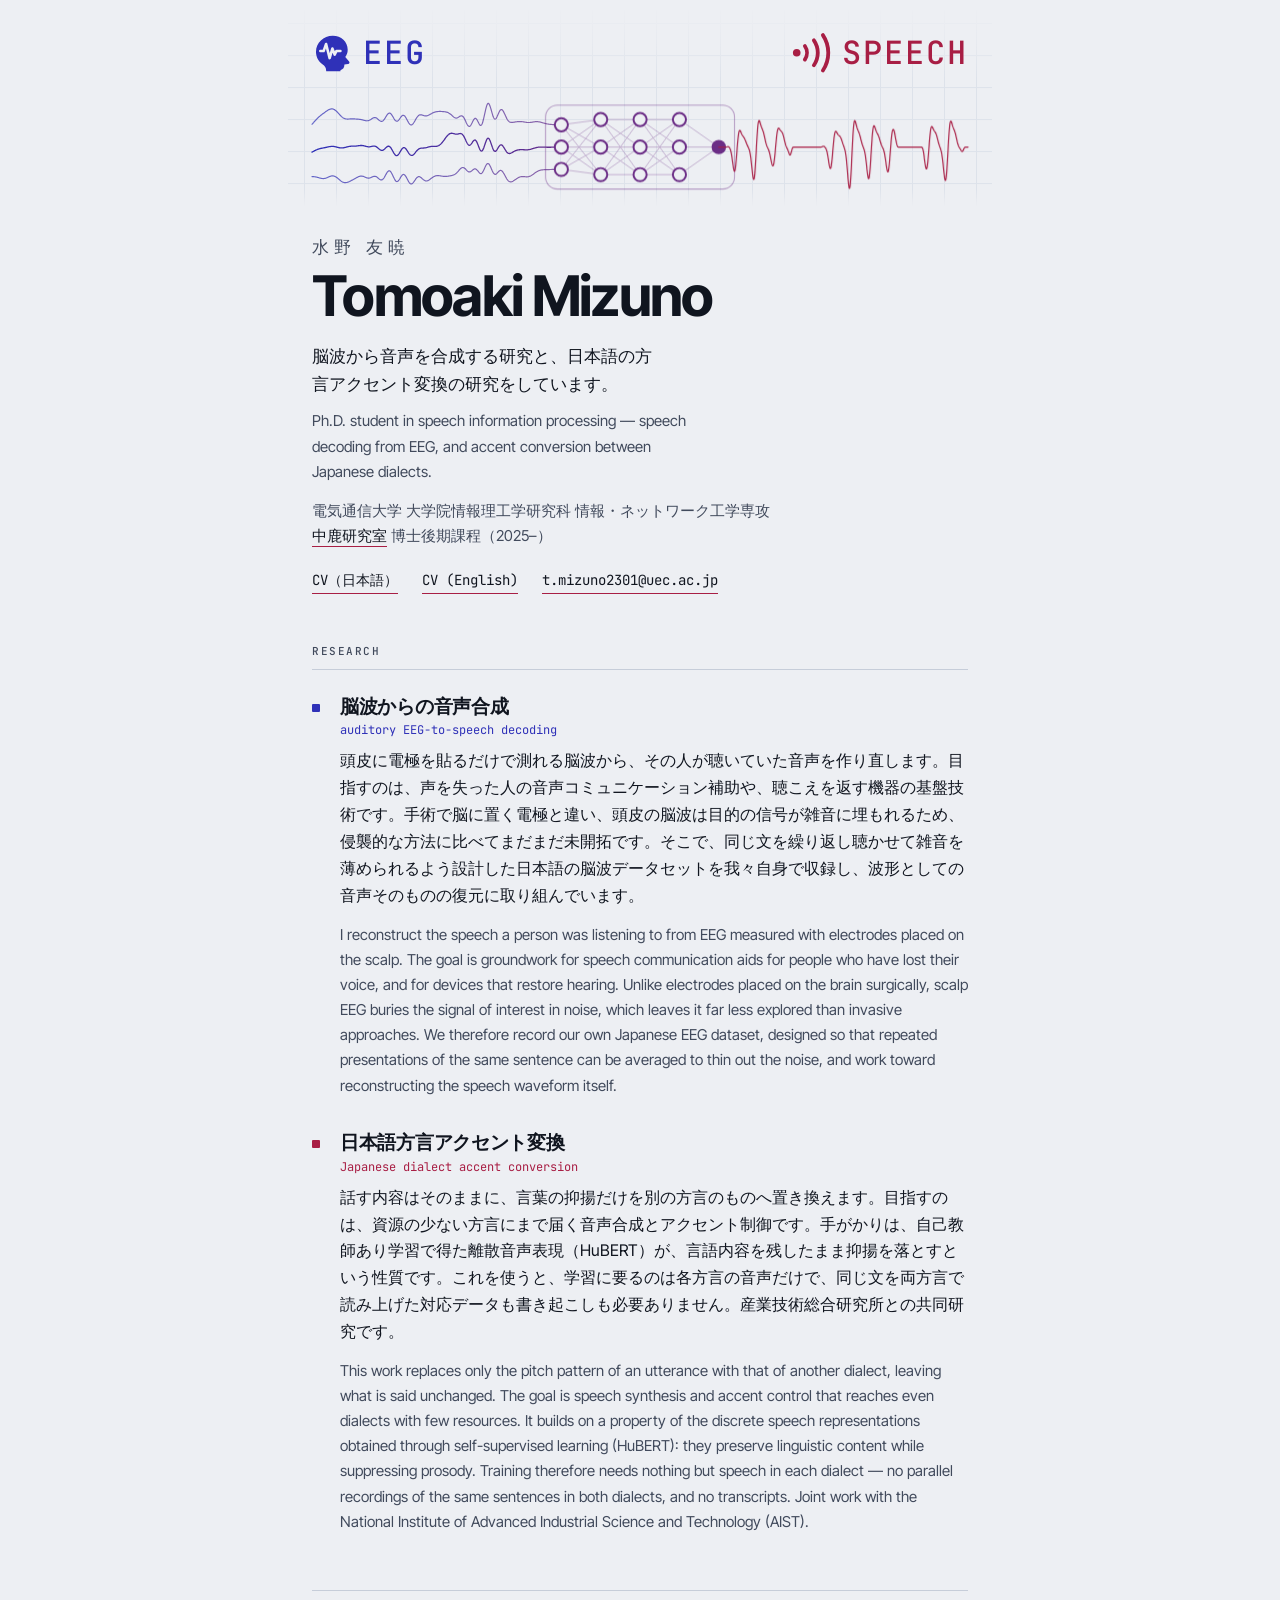
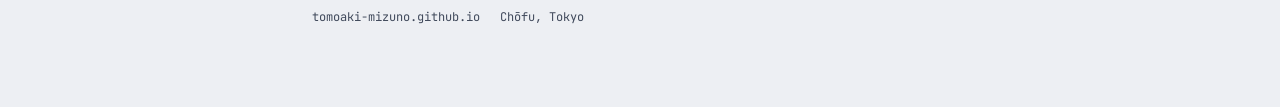
<file: index.html>
<!DOCTYPE html>
<html lang="ja">
<head>
<meta charset="utf-8">
<meta name="viewport" content="width=device-width, initial-scale=1.0">
<title>Tomoaki Mizuno</title>
<meta name="description" content="水野友暁 — 電気通信大学 中鹿研究室 博士後期課程。脳波からの音声合成と日本語方言アクセント変換の研究。Tomoaki Mizuno, Ph.D. student at UEC.">
<link rel="preconnect" href="https://fonts.googleapis.com">
<link rel="preconnect" href="https://fonts.gstatic.com" crossorigin>
<link href="https://fonts.googleapis.com/css2?family=Inter+Tight:wght@400;500;600;700&family=JetBrains+Mono:wght@400;500&display=swap" rel="stylesheet">
<link rel="stylesheet" href="style.css">
</head>
<body>
<div class="wrap">

  <div class="trace" aria-hidden="true">
    <div class="axis">
      <span class="l">
        <svg viewBox="0 0 24 24" aria-hidden="true">
          <path d="M8.2 22.6 C8.2 20.4 7.4 19.6 6.0 18.6 C3.6 16.9 2.3 14.2 2.3 11.4 C2.3 6.3 6.6 2.2 12.0 2.2 C16.9 2.2 20.6 5.7 20.6 10.2 C20.6 12.0 20.0 13.3 19.2 14.4 L21.4 17.0 C21.9 17.6 21.6 18.4 20.8 18.5 L18.7 18.8 C18.7 20.6 18.0 21.6 16.4 22.0 L16.4 22.6 Z" fill="currentColor"/>
          <path d="M 4.80 11.00 L 6.69 11.00 L 8.14 6.94 L 10.17 15.06 L 11.76 9.55 L 13.07 13.03 L 14.08 11.00 L 16.40 11.00" fill="none" stroke="var(--paper)" stroke-width="1.5" stroke-linecap="round" stroke-linejoin="round"/>
        </svg>EEG</span>
      <span class="r">
        <svg viewBox="0 0 24 24" aria-hidden="true">
          <circle cx="3.3" cy="12" r="2.2" fill="currentColor"/>
          <g fill="none" stroke="currentColor" stroke-width="2.2" stroke-linecap="round">
            <path d="M8.0 8.1 a6.9 6.9 0 0 1 0 7.8"/>
            <path d="M13.2 4.8 a12.6 12.6 0 0 1 0 14.4"/>
            <path d="M18.4 1.8 a18.3 18.3 0 0 1 0 20.4"/>
          </g>
        </svg>speech</span>
    </div>
      <svg viewBox="0 0 1000 180" preserveAspectRatio="none" role="presentation">
      <defs>
        <linearGradient id="grad" gradientUnits="userSpaceOnUse" x1="0" y1="0" x2="1000" y2="0">
          <stop offset="0%" stop-color="#2f31b8"/><stop offset="42%" stop-color="#6b2d86"/>
          <stop offset="66%" stop-color="#a81e44"/><stop offset="100%" stop-color="#a81e44"/>
        </linearGradient>
      </defs>
      <path class="sig-ch" d="M 0.0 135.00 L 0.6 135.02 L 1.2 135.05 L 1.8 135.09 L 2.4 135.13 L 2.9 135.18 L 3.5 135.24 L 4.1 135.32 L 4.7 135.40 L 5.3 135.50 L 5.9 135.61 L 6.5 135.73 L 7.1 135.87 L 7.7 136.01 L 8.2 136.17 L 8.8 136.33 L 9.4 136.50 L 10.0 136.67 L 10.6 136.84 L 11.2 137.02 L 11.8 137.18 L 12.4 137.34 L 12.9 137.49 L 13.5 137.63 L 14.1 137.75 L 14.7 137.85 L 15.3 137.93 L 15.9 137.99 L 16.5 138.03 L 17.1 138.04 L 17.7 138.02 L 18.2 137.97 L 18.8 137.90 L 19.4 137.80 L 20.0 137.67 L 20.6 137.51 L 21.2 137.34 L 21.8 137.14 L 22.4 136.92 L 23.0 136.68 L 23.5 136.43 L 24.1 136.18 L 24.7 135.91 L 25.3 135.65 L 25.9 135.39 L 26.5 135.14 L 27.1 134.90 L 27.7 134.68 L 28.3 134.49 L 28.8 134.31 L 29.4 134.17 L 30.0 134.06 L 30.6 133.99 L 31.2 133.95 L 31.8 133.96 L 32.4 134.01 L 33.0 134.10 L 33.5 134.24 L 34.1 134.43 L 34.7 134.65 L 35.3 134.92 L 35.9 135.23 L 36.5 135.58 L 37.1 135.97 L 37.7 136.38 L 38.3 136.82 L 38.8 137.29 L 39.4 137.77 L 40.0 138.27 L 40.6 138.77 L 41.2 139.28 L 41.8 139.78 L 42.4 140.28 L 43.0 140.76 L 43.6 141.23 L 44.1 141.68 L 44.7 142.09 L 45.3 142.48 L 45.9 142.84 L 46.5 143.16 L 47.1 143.44 L 47.7 143.68 L 48.3 143.87 L 48.9 144.03 L 49.4 144.15 L 50.0 144.22 L 50.6 144.25 L 51.2 144.24 L 51.8 144.20 L 52.4 144.12 L 53.0 144.01 L 53.6 143.86 L 54.1 143.69 L 54.7 143.50 L 55.3 143.28 L 55.9 143.05 L 56.5 142.79 L 57.1 142.53 L 57.7 142.25 L 58.3 141.97 L 58.9 141.67 L 59.4 141.37 L 60.0 141.07 L 60.6 140.76 L 61.2 140.44 L 61.8 140.13 L 62.4 139.81 L 63.0 139.48 L 63.6 139.16 L 64.2 138.83 L 64.7 138.51 L 65.3 138.18 L 65.9 137.85 L 66.5 137.52 L 67.1 137.19 L 67.7 136.87 L 68.3 136.55 L 68.9 136.24 L 69.5 135.95 L 70.0 135.66 L 70.6 135.40 L 71.2 135.15 L 71.8 134.93 L 72.4 134.74 L 73.0 134.58 L 73.6 134.45 L 74.2 134.36 L 74.7 134.30 L 75.3 134.29 L 75.9 134.32 L 76.5 134.38 L 77.1 134.49 L 77.7 134.63 L 78.3 134.80 L 78.9 135.00 L 79.5 135.23 L 80.0 135.48 L 80.6 135.73 L 81.2 136.00 L 81.8 136.26 L 82.4 136.50 L 83.0 136.73 L 83.6 136.94 L 84.2 137.11 L 84.8 137.25 L 85.3 137.34 L 85.9 137.39 L 86.5 137.39 L 87.1 137.34 L 87.7 137.24 L 88.3 137.10 L 88.9 136.91 L 89.5 136.69 L 90.1 136.44 L 90.6 136.18 L 91.2 135.90 L 91.8 135.62 L 92.4 135.36 L 93.0 135.12 L 93.6 134.91 L 94.2 134.75 L 94.8 134.64 L 95.4 134.59 L 95.9 134.62 L 96.5 134.71 L 97.1 134.87 L 97.7 135.11 L 98.3 135.42 L 98.9 135.79 L 99.5 136.21 L 100.1 136.68 L 100.6 137.17 L 101.2 137.68 L 101.8 138.18 L 102.4 138.66 L 103.0 139.11 L 103.6 139.49 L 104.2 139.80 L 104.8 140.02 L 105.4 140.13 L 105.9 140.12 L 106.5 139.99 L 107.1 139.72 L 107.7 139.32 L 108.3 138.79 L 108.9 138.13 L 109.5 137.36 L 110.1 136.48 L 110.7 135.51 L 111.2 134.48 L 111.8 133.41 L 112.4 132.33 L 113.0 131.25 L 113.6 130.22 L 114.2 129.25 L 114.8 128.38 L 115.4 127.62 L 116.0 127.01 L 116.5 126.55 L 117.1 126.27 L 117.7 126.18 L 118.3 126.28 L 118.9 126.58 L 119.5 127.06 L 120.1 127.72 L 120.7 128.55 L 121.2 129.52 L 121.8 130.62 L 122.4 131.81 L 123.0 133.07 L 123.6 134.36 L 124.2 135.65 L 124.8 136.91 L 125.4 138.11 L 126.0 139.21 L 126.5 140.19 L 127.1 141.02 L 127.7 141.69 L 128.3 142.18 L 128.9 142.48 L 129.5 142.58 L 130.1 142.49 L 130.7 142.22 L 131.3 141.77 L 131.8 141.16 L 132.4 140.43 L 133.0 139.58 L 133.6 138.66 L 134.2 137.69 L 134.8 136.70 L 135.4 135.73 L 136.0 134.82 L 136.6 133.98 L 137.1 133.24 L 137.7 132.64 L 138.3 132.19 L 138.9 131.91 L 139.5 131.80 L 140.1 131.87 L 140.7 132.13 L 141.3 132.56 L 141.8 133.16 L 142.4 133.91 L 143.0 134.79 L 143.6 135.78 L 144.2 136.84 L 144.8 137.96 L 145.4 139.11 L 146.0 140.25 L 146.6 141.35 L 147.1 142.39 L 147.7 143.34 L 148.3 144.19 L 148.9 144.90 L 149.5 145.46 L 150.1 145.87 L 150.7 146.12 L 151.3 146.20 L 151.9 146.12 L 152.4 145.88 L 153.0 145.49 L 153.6 144.97 L 154.2 144.34 L 154.8 143.61 L 155.4 142.81 L 156.0 141.96 L 156.6 141.08 L 157.2 140.20 L 157.7 139.34 L 158.3 138.52 L 158.9 137.75 L 159.5 137.07 L 160.1 136.47 L 160.7 135.98 L 161.3 135.59 L 161.9 135.32 L 162.4 135.16 L 163.0 135.12 L 163.6 135.19 L 164.2 135.36 L 164.8 135.63 L 165.4 135.97 L 166.0 136.39 L 166.6 136.86 L 167.2 137.37 L 167.7 137.90 L 168.3 138.44 L 168.9 138.97 L 169.5 139.49 L 170.1 139.97 L 170.7 140.41 L 171.3 140.80 L 171.9 141.13 L 172.5 141.39 L 173.0 141.58 L 173.6 141.69 L 174.2 141.74 L 174.8 141.71 L 175.4 141.61 L 176.0 141.45 L 176.6 141.22 L 177.2 140.94 L 177.8 140.62 L 178.3 140.25 L 178.9 139.85 L 179.5 139.42 L 180.1 138.98 L 180.7 138.53 L 181.3 138.07 L 181.9 137.62 L 182.5 137.17 L 183.0 136.74 L 183.6 136.33 L 184.2 135.94 L 184.8 135.58 L 185.4 135.24 L 186.0 134.94 L 186.6 134.66 L 187.2 134.42 L 187.8 134.21 L 188.3 134.03 L 188.9 133.88 L 189.5 133.77 L 190.1 133.68 L 190.7 133.62 L 191.3 133.59 L 191.9 133.58 L 192.5 133.59 L 193.1 133.62 L 193.6 133.67 L 194.2 133.73 L 194.8 133.81 L 195.4 133.90 L 196.0 133.99 L 196.6 134.09 L 197.2 134.19 L 197.8 134.29 L 198.4 134.39 L 198.9 134.48 L 199.5 134.57 L 200.1 134.64 L 200.7 134.71 L 201.3 134.76 L 201.9 134.80 L 202.5 134.82 L 203.1 134.83 L 203.6 134.82 L 204.2 134.80 L 204.8 134.77 L 205.4 134.72 L 206.0 134.65 L 206.6 134.58 L 207.2 134.49 L 207.8 134.40 L 208.4 134.30 L 208.9 134.20 L 209.5 134.09 L 210.1 133.97 L 210.7 133.86 L 211.3 133.74 L 211.9 133.61 L 212.5 133.48 L 213.1 133.34 L 213.7 133.19 L 214.2 133.03 L 214.8 132.85 L 215.4 132.64 L 216.0 132.41 L 216.6 132.15 L 217.2 131.86 L 217.8 131.52 L 218.4 131.15 L 219.0 130.73 L 219.5 130.27 L 220.1 129.76 L 220.7 129.21 L 221.3 128.61 L 221.9 127.99 L 222.5 127.33 L 223.1 126.65 L 223.7 125.96 L 224.2 125.28 L 224.8 124.60 L 225.4 123.95 L 226.0 123.34 L 226.6 122.79 L 227.2 122.30 L 227.8 121.88 L 228.4 121.56 L 229.0 121.33 L 229.5 121.21 L 230.1 121.19 L 230.7 121.28 L 231.3 121.48 L 231.9 121.78 L 232.5 122.17 L 233.1 122.64 L 233.7 123.17 L 234.3 123.75 L 234.8 124.36 L 235.4 124.98 L 236.0 125.59 L 236.6 126.17 L 237.2 126.69 L 237.8 127.14 L 238.4 127.51 L 239.0 127.78 L 239.6 127.93 L 240.1 127.98 L 240.7 127.91 L 241.3 127.74 L 241.9 127.46 L 242.5 127.10 L 243.1 126.66 L 243.7 126.17 L 244.3 125.66 L 244.8 125.14 L 245.4 124.64 L 246.0 124.18 L 246.6 123.79 L 247.2 123.49 L 247.8 123.30 L 248.4 123.23 L 249.0 123.28 L 249.6 123.47 L 250.1 123.79 L 250.7 124.23 L 251.3 124.78 L 251.9 125.42 L 252.5 126.12 L 253.1 126.86 L 253.7 127.61 L 254.3 128.33 L 254.9 129.00 L 255.4 129.57 L 256.0 130.03 L 256.6 130.34 L 257.2 130.48 L 257.8 130.43 L 258.4 130.19 L 259.0 129.76 L 259.6 129.13 L 260.2 128.31 L 260.7 127.33 L 261.3 126.21 L 261.9 124.98 L 262.5 123.68 L 263.1 122.34 L 263.7 121.01 L 264.3 119.73 L 264.9 118.54 L 265.5 117.48 L 266.0 116.58 L 266.6 115.88 L 267.2 115.39 L 267.8 115.14 L 268.4 115.13 L 269.0 115.36 L 269.6 115.83 L 270.2 116.52 L 270.7 117.41 L 271.3 118.47 L 271.9 119.67 L 272.5 120.97 L 273.1 122.33 L 273.7 123.72 L 274.3 125.08 L 274.9 126.38 L 275.5 127.60 L 276.0 128.68 L 276.6 129.62 L 277.2 130.38 L 277.8 130.96 L 278.4 131.34 L 279.0 131.54 L 279.6 131.55 L 280.2 131.40 L 280.8 131.09 L 281.3 130.65 L 281.9 130.11 L 282.5 129.50 L 283.1 128.85 L 283.7 128.19 L 284.3 127.56 L 284.9 126.97 L 285.5 126.46 L 286.1 126.06 L 286.6 125.77 L 287.2 125.62 L 287.8 125.62 L 288.4 125.76 L 289.0 126.06 L 289.6 126.51 L 290.2 127.09 L 290.8 127.80 L 291.3 128.63 L 291.9 129.55 L 292.5 130.55 L 293.1 131.60 L 293.7 132.69 L 294.3 133.79 L 294.9 134.89 L 295.5 135.96 L 296.1 137.00 L 296.6 137.98 L 297.2 138.89 L 297.8 139.72 L 298.4 140.47 L 299.0 141.13 L 299.6 141.69 L 300.2 142.15 L 300.8 142.52 L 301.4 142.80 L 301.9 142.98 L 302.5 143.08 L 303.1 143.09 L 303.7 143.04 L 304.3 142.91 L 304.9 142.73 L 305.5 142.49 L 306.1 142.21 L 306.7 141.89 L 307.2 141.53 L 307.8 141.15 L 308.4 140.76 L 309.0 140.34 L 309.6 139.92 L 310.2 139.50 L 310.8 139.07 L 311.4 138.65 L 311.9 138.25 L 312.5 137.85 L 313.1 137.47 L 313.7 137.12 L 314.3 136.78 L 314.9 136.47 L 315.5 136.19 L 316.1 135.94 L 316.7 135.71 L 317.2 135.52 L 317.8 135.36 L 318.4 135.23 L 319.0 135.13 L 319.6 135.06 L 320.2 135.02 L 320.8 135.00 L 321.4 135.01 L 322.0 135.03 L 322.5 135.07 L 323.1 135.12 L 323.7 135.17 L 324.3 135.23 L 324.9 135.29 L 325.5 135.34 L 326.1 135.39 L 326.7 135.41 L 327.3 135.43 L 327.8 135.42 L 328.4 135.38 L 329.0 135.32 L 329.6 135.23 L 330.2 135.11 L 330.8 134.96 L 331.4 134.77 L 332.0 134.56 L 332.5 134.31 L 333.1 134.03 L 333.7 133.73 L 334.3 133.40 L 334.9 133.04 L 335.5 132.67 L 336.1 132.28 L 336.7 131.87 L 337.3 131.45 L 337.8 131.02 L 338.4 130.59 L 339.0 130.16 L 339.6 129.74 L 340.2 129.32 L 340.8 128.91 L 341.4 128.51 L 342.0 128.12 L 342.6 127.76 L 343.1 127.41 L 343.7 127.08 L 344.3 126.77 L 344.9 126.49 L 345.5 126.23 L 346.1 125.99 L 346.7 125.77 L 347.3 125.57 L 347.9 125.40 L 348.4 125.25 L 349.0 125.11 L 349.6 124.99 L 350.2 124.89 L 350.8 124.81 L 351.4 124.74 L 352.0 124.68 L 352.6 124.63 L 353.1 124.59 L 353.7 124.56 L 354.3 124.53 L 354.9 124.51 L 355.5 124.49 L 356.1 124.47 L 356.7 124.46 L 357.3 124.45 L 357.9 124.43 L 358.4 124.42 L 359.0 124.40 L 359.6 124.39 L 360.2 124.37 L 360.8 124.35 L 361.4 124.33 L 362.0 124.31 L 362.6 124.29 L 363.2 124.27 L 363.7 124.25 L 364.3 124.23 L 364.9 124.21 L 365.5 124.18 L 366.1 124.16 L 366.7 124.14 L 367.3 124.13 L 367.9 124.11 L 368.5 124.09 L 369.0 124.08 L 369.6 124.07 L 370.2 124.06 L 370.8 124.05 L 371.4 124.04 L 372.0 124.03 L 372.6 124.03 L 373.2 124.02 L 373.7 124.02 L 374.3 124.01 L 374.9 124.01 L 375.5 124.01 L 376.1 124.01 L 376.7 124.01 L 377.3 124.00 L 377.9 124.00 L 378.5 124.00 L 379.0 124.00 L 379.6 124.00"/>
      <path class="sig-ch mid" d="M 0.0 97.77 L 0.6 97.47 L 1.2 97.16 L 1.8 96.85 L 2.4 96.53 L 2.9 96.21 L 3.5 95.89 L 4.1 95.57 L 4.7 95.26 L 5.3 94.96 L 5.9 94.67 L 6.5 94.39 L 7.1 94.13 L 7.7 93.87 L 8.2 93.63 L 8.8 93.41 L 9.4 93.20 L 10.0 93.01 L 10.6 92.83 L 11.2 92.66 L 11.8 92.50 L 12.4 92.36 L 12.9 92.22 L 13.5 92.09 L 14.1 91.97 L 14.7 91.86 L 15.3 91.74 L 15.9 91.63 L 16.5 91.52 L 17.1 91.41 L 17.7 91.30 L 18.2 91.19 L 18.8 91.07 L 19.4 90.95 L 20.0 90.83 L 20.6 90.70 L 21.2 90.57 L 21.8 90.44 L 22.4 90.31 L 23.0 90.17 L 23.5 90.04 L 24.1 89.90 L 24.7 89.78 L 25.3 89.65 L 25.9 89.53 L 26.5 89.42 L 27.1 89.32 L 27.7 89.23 L 28.3 89.16 L 28.8 89.09 L 29.4 89.05 L 30.0 89.02 L 30.6 89.00 L 31.2 89.01 L 31.8 89.03 L 32.4 89.07 L 33.0 89.13 L 33.5 89.21 L 34.1 89.30 L 34.7 89.40 L 35.3 89.52 L 35.9 89.65 L 36.5 89.79 L 37.1 89.94 L 37.7 90.09 L 38.3 90.24 L 38.8 90.40 L 39.4 90.55 L 40.0 90.69 L 40.6 90.83 L 41.2 90.96 L 41.8 91.07 L 42.4 91.17 L 43.0 91.25 L 43.6 91.31 L 44.1 91.36 L 44.7 91.38 L 45.3 91.38 L 45.9 91.37 L 46.5 91.33 L 47.1 91.27 L 47.7 91.19 L 48.3 91.09 L 48.9 90.98 L 49.4 90.86 L 50.0 90.72 L 50.6 90.57 L 51.2 90.41 L 51.8 90.26 L 52.4 90.09 L 53.0 89.93 L 53.6 89.78 L 54.1 89.63 L 54.7 89.48 L 55.3 89.35 L 55.9 89.22 L 56.5 89.11 L 57.1 89.01 L 57.7 88.93 L 58.3 88.86 L 58.9 88.80 L 59.4 88.75 L 60.0 88.72 L 60.6 88.69 L 61.2 88.67 L 61.8 88.66 L 62.4 88.65 L 63.0 88.65 L 63.6 88.64 L 64.2 88.63 L 64.7 88.61 L 65.3 88.59 L 65.9 88.56 L 66.5 88.53 L 67.1 88.48 L 67.7 88.43 L 68.3 88.36 L 68.9 88.29 L 69.5 88.21 L 70.0 88.13 L 70.6 88.05 L 71.2 87.96 L 71.8 87.88 L 72.4 87.80 L 73.0 87.73 L 73.6 87.67 L 74.2 87.63 L 74.7 87.61 L 75.3 87.60 L 75.9 87.61 L 76.5 87.65 L 77.1 87.71 L 77.7 87.79 L 78.3 87.89 L 78.9 88.01 L 79.5 88.14 L 80.0 88.30 L 80.6 88.46 L 81.2 88.63 L 81.8 88.79 L 82.4 88.96 L 83.0 89.12 L 83.6 89.26 L 84.2 89.39 L 84.8 89.49 L 85.3 89.57 L 85.9 89.63 L 86.5 89.65 L 87.1 89.65 L 87.7 89.61 L 88.3 89.55 L 88.9 89.46 L 89.5 89.36 L 90.1 89.23 L 90.6 89.10 L 91.2 88.97 L 91.8 88.84 L 92.4 88.73 L 93.0 88.63 L 93.6 88.57 L 94.2 88.54 L 94.8 88.56 L 95.4 88.62 L 95.9 88.74 L 96.5 88.91 L 97.1 89.14 L 97.7 89.43 L 98.3 89.77 L 98.9 90.16 L 99.5 90.59 L 100.1 91.06 L 100.6 91.55 L 101.2 92.05 L 101.8 92.56 L 102.4 93.05 L 103.0 93.51 L 103.6 93.94 L 104.2 94.31 L 104.8 94.62 L 105.4 94.86 L 105.9 95.01 L 106.5 95.07 L 107.1 95.04 L 107.7 94.91 L 108.3 94.69 L 108.9 94.38 L 109.5 94.00 L 110.1 93.54 L 110.7 93.02 L 111.2 92.47 L 111.8 91.89 L 112.4 91.31 L 113.0 90.74 L 113.6 90.20 L 114.2 89.72 L 114.8 89.32 L 115.4 89.01 L 116.0 88.80 L 116.5 88.72 L 117.1 88.77 L 117.7 88.96 L 118.3 89.28 L 118.9 89.75 L 119.5 90.35 L 120.1 91.07 L 120.7 91.91 L 121.2 92.84 L 121.8 93.84 L 122.4 94.90 L 123.0 95.99 L 123.6 97.09 L 124.2 98.16 L 124.8 99.18 L 125.4 100.12 L 126.0 100.97 L 126.5 101.70 L 127.1 102.30 L 127.7 102.74 L 128.3 103.02 L 128.9 103.12 L 129.5 103.06 L 130.1 102.83 L 130.7 102.44 L 131.3 101.89 L 131.8 101.21 L 132.4 100.42 L 133.0 99.53 L 133.6 98.58 L 134.2 97.58 L 134.8 96.57 L 135.4 95.57 L 136.0 94.62 L 136.6 93.73 L 137.1 92.93 L 137.7 92.24 L 138.3 91.68 L 138.9 91.26 L 139.5 91.00 L 140.1 90.90 L 140.7 90.95 L 141.3 91.17 L 141.8 91.53 L 142.4 92.03 L 143.0 92.66 L 143.6 93.40 L 144.2 94.22 L 144.8 95.10 L 145.4 96.03 L 146.0 96.97 L 146.6 97.90 L 147.1 98.81 L 147.7 99.66 L 148.3 100.44 L 148.9 101.13 L 149.5 101.71 L 150.1 102.18 L 150.7 102.53 L 151.3 102.75 L 151.9 102.83 L 152.4 102.79 L 153.0 102.62 L 153.6 102.34 L 154.2 101.95 L 154.8 101.47 L 155.4 100.90 L 156.0 100.28 L 156.6 99.60 L 157.2 98.89 L 157.7 98.16 L 158.3 97.43 L 158.9 96.72 L 159.5 96.03 L 160.1 95.37 L 160.7 94.76 L 161.3 94.20 L 161.9 93.69 L 162.4 93.25 L 163.0 92.87 L 163.6 92.55 L 164.2 92.28 L 164.8 92.07 L 165.4 91.90 L 166.0 91.78 L 166.6 91.70 L 167.2 91.64 L 167.7 91.60 L 168.3 91.57 L 168.9 91.55 L 169.5 91.53 L 170.1 91.50 L 170.7 91.47 L 171.3 91.42 L 171.9 91.35 L 172.5 91.27 L 173.0 91.17 L 173.6 91.05 L 174.2 90.91 L 174.8 90.76 L 175.4 90.61 L 176.0 90.44 L 176.6 90.27 L 177.2 90.10 L 177.8 89.93 L 178.3 89.78 L 178.9 89.63 L 179.5 89.49 L 180.1 89.37 L 180.7 89.27 L 181.3 89.19 L 181.9 89.12 L 182.5 89.08 L 183.0 89.05 L 183.6 89.03 L 184.2 89.03 L 184.8 89.03 L 185.4 89.04 L 186.0 89.05 L 186.6 89.06 L 187.2 89.06 L 187.8 89.05 L 188.3 89.02 L 188.9 88.98 L 189.5 88.90 L 190.1 88.80 L 190.7 88.67 L 191.3 88.50 L 191.9 88.29 L 192.5 88.04 L 193.1 87.75 L 193.6 87.41 L 194.2 87.03 L 194.8 86.61 L 195.4 86.14 L 196.0 85.62 L 196.6 85.07 L 197.2 84.47 L 197.8 83.83 L 198.4 83.16 L 198.9 82.46 L 199.5 81.72 L 200.1 80.96 L 200.7 80.18 L 201.3 79.38 L 201.9 78.58 L 202.5 77.76 L 203.1 76.95 L 203.6 76.15 L 204.2 75.36 L 204.8 74.60 L 205.4 73.86 L 206.0 73.15 L 206.6 72.48 L 207.2 71.86 L 207.8 71.30 L 208.4 70.79 L 208.9 70.34 L 209.5 69.95 L 210.1 69.63 L 210.7 69.38 L 211.3 69.19 L 211.9 69.07 L 212.5 69.01 L 213.1 69.00 L 213.7 69.04 L 214.2 69.13 L 214.8 69.25 L 215.4 69.40 L 216.0 69.56 L 216.6 69.73 L 217.2 69.89 L 217.8 70.04 L 218.4 70.17 L 219.0 70.27 L 219.5 70.34 L 220.1 70.37 L 220.7 70.35 L 221.3 70.30 L 221.9 70.22 L 222.5 70.10 L 223.1 69.96 L 223.7 69.82 L 224.2 69.67 L 224.8 69.55 L 225.4 69.46 L 226.0 69.41 L 226.6 69.44 L 227.2 69.54 L 227.8 69.75 L 228.4 70.06 L 229.0 70.49 L 229.5 71.05 L 230.1 71.73 L 230.7 72.55 L 231.3 73.48 L 231.9 74.52 L 232.5 75.66 L 233.1 76.87 L 233.7 78.13 L 234.3 79.41 L 234.8 80.69 L 235.4 81.94 L 236.0 83.11 L 236.6 84.19 L 237.2 85.15 L 237.8 85.95 L 238.4 86.59 L 239.0 87.03 L 239.6 87.28 L 240.1 87.32 L 240.7 87.17 L 241.3 86.83 L 241.9 86.32 L 242.5 85.66 L 243.1 84.89 L 243.7 84.04 L 244.3 83.16 L 244.8 82.27 L 245.4 81.43 L 246.0 80.68 L 246.6 80.05 L 247.2 79.59 L 247.8 79.32 L 248.4 79.27 L 249.0 79.45 L 249.6 79.88 L 250.1 80.54 L 250.7 81.43 L 251.3 82.52 L 251.9 83.79 L 252.5 85.20 L 253.1 86.71 L 253.7 88.26 L 254.3 89.80 L 254.9 91.28 L 255.4 92.65 L 256.0 93.85 L 256.6 94.84 L 257.2 95.58 L 257.8 96.05 L 258.4 96.20 L 259.0 96.05 L 259.6 95.58 L 260.2 94.81 L 260.7 93.75 L 261.3 92.45 L 261.9 90.94 L 262.5 89.27 L 263.1 87.50 L 263.7 85.69 L 264.3 83.90 L 264.9 82.19 L 265.5 80.63 L 266.0 79.26 L 266.6 78.13 L 267.2 77.28 L 267.8 76.74 L 268.4 76.53 L 269.0 76.64 L 269.6 77.09 L 270.2 77.84 L 270.7 78.87 L 271.3 80.14 L 271.9 81.62 L 272.5 83.25 L 273.1 84.97 L 273.7 86.74 L 274.3 88.48 L 274.9 90.16 L 275.5 91.72 L 276.0 93.11 L 276.6 94.30 L 277.2 95.26 L 277.8 95.97 L 278.4 96.41 L 279.0 96.60 L 279.6 96.54 L 280.2 96.24 L 280.8 95.73 L 281.3 95.04 L 281.9 94.21 L 282.5 93.28 L 283.1 92.28 L 283.7 91.27 L 284.3 90.28 L 284.9 89.35 L 285.5 88.51 L 286.1 87.80 L 286.6 87.24 L 287.2 86.85 L 287.8 86.63 L 288.4 86.60 L 289.0 86.75 L 289.6 87.08 L 290.2 87.57 L 290.8 88.20 L 291.3 88.96 L 291.9 89.82 L 292.5 90.75 L 293.1 91.73 L 293.7 92.74 L 294.3 93.74 L 294.9 94.71 L 295.5 95.64 L 296.1 96.49 L 296.6 97.27 L 297.2 97.96 L 297.8 98.54 L 298.4 99.01 L 299.0 99.38 L 299.6 99.64 L 300.2 99.80 L 300.8 99.87 L 301.4 99.84 L 301.9 99.74 L 302.5 99.57 L 303.1 99.35 L 303.7 99.08 L 304.3 98.77 L 304.9 98.44 L 305.5 98.10 L 306.1 97.75 L 306.7 97.40 L 307.2 97.06 L 307.8 96.73 L 308.4 96.41 L 309.0 96.12 L 309.6 95.84 L 310.2 95.59 L 310.8 95.36 L 311.4 95.15 L 311.9 94.97 L 312.5 94.80 L 313.1 94.65 L 313.7 94.52 L 314.3 94.41 L 314.9 94.31 L 315.5 94.23 L 316.1 94.17 L 316.7 94.11 L 317.2 94.07 L 317.8 94.04 L 318.4 94.02 L 319.0 94.01 L 319.6 94.01 L 320.2 94.01 L 320.8 94.03 L 321.4 94.04 L 322.0 94.07 L 322.5 94.09 L 323.1 94.12 L 323.7 94.15 L 324.3 94.18 L 324.9 94.20 L 325.5 94.22 L 326.1 94.23 L 326.7 94.24 L 327.3 94.23 L 327.8 94.22 L 328.4 94.19 L 329.0 94.15 L 329.6 94.09 L 330.2 94.02 L 330.8 93.93 L 331.4 93.83 L 332.0 93.72 L 332.5 93.59 L 333.1 93.45 L 333.7 93.30 L 334.3 93.13 L 334.9 92.96 L 335.5 92.78 L 336.1 92.60 L 336.7 92.41 L 337.3 92.22 L 337.8 92.03 L 338.4 91.84 L 339.0 91.66 L 339.6 91.48 L 340.2 91.30 L 340.8 91.14 L 341.4 90.98 L 342.0 90.84 L 342.6 90.70 L 343.1 90.58 L 343.7 90.47 L 344.3 90.37 L 344.9 90.28 L 345.5 90.20 L 346.1 90.14 L 346.7 90.09 L 347.3 90.05 L 347.9 90.02 L 348.4 90.00 L 349.0 89.99 L 349.6 89.99 L 350.2 90.00 L 350.8 90.01 L 351.4 90.02 L 352.0 90.04 L 352.6 90.07 L 353.1 90.09 L 353.7 90.12 L 354.3 90.15 L 354.9 90.17 L 355.5 90.20 L 356.1 90.22 L 356.7 90.25 L 357.3 90.27 L 357.9 90.29 L 358.4 90.30 L 359.0 90.31 L 359.6 90.32 L 360.2 90.33 L 360.8 90.33 L 361.4 90.33 L 362.0 90.33 L 362.6 90.32 L 363.2 90.31 L 363.7 90.30 L 364.3 90.29 L 364.9 90.27 L 365.5 90.26 L 366.1 90.24 L 366.7 90.22 L 367.3 90.21 L 367.9 90.19 L 368.5 90.17 L 369.0 90.15 L 369.6 90.14 L 370.2 90.12 L 370.8 90.11 L 371.4 90.09 L 372.0 90.08 L 372.6 90.07 L 373.2 90.06 L 373.7 90.05 L 374.3 90.04 L 374.9 90.03 L 375.5 90.02 L 376.1 90.02 L 376.7 90.01 L 377.3 90.01 L 377.9 90.01 L 378.5 90.00 L 379.0 90.00 L 379.6 90.00"/>
      <path class="sig-ch" d="M 0.0 55.19 L 0.6 54.60 L 1.2 53.98 L 1.8 53.35 L 2.4 52.70 L 2.9 52.04 L 3.5 51.38 L 4.1 50.72 L 4.7 50.06 L 5.3 49.40 L 5.9 48.76 L 6.5 48.12 L 7.1 47.49 L 7.7 46.88 L 8.2 46.28 L 8.8 45.70 L 9.4 45.13 L 10.0 44.58 L 10.6 44.05 L 11.2 43.53 L 11.8 43.02 L 12.4 42.53 L 12.9 42.05 L 13.5 41.58 L 14.1 41.12 L 14.7 40.66 L 15.3 40.22 L 15.9 39.78 L 16.5 39.34 L 17.1 38.91 L 17.7 38.47 L 18.2 38.05 L 18.8 37.62 L 19.4 37.19 L 20.0 36.77 L 20.6 36.35 L 21.2 35.93 L 21.8 35.52 L 22.4 35.11 L 23.0 34.72 L 23.5 34.34 L 24.1 33.97 L 24.7 33.63 L 25.3 33.30 L 25.9 33.00 L 26.5 32.73 L 27.1 32.48 L 27.7 32.28 L 28.3 32.11 L 28.8 31.98 L 29.4 31.89 L 30.0 31.85 L 30.6 31.86 L 31.2 31.92 L 31.8 32.03 L 32.4 32.19 L 33.0 32.40 L 33.5 32.67 L 34.1 32.98 L 34.7 33.34 L 35.3 33.75 L 35.9 34.20 L 36.5 34.70 L 37.1 35.23 L 37.7 35.79 L 38.3 36.38 L 38.8 37.00 L 39.4 37.63 L 40.0 38.28 L 40.6 38.93 L 41.2 39.59 L 41.8 40.24 L 42.4 40.89 L 43.0 41.52 L 43.6 42.13 L 44.1 42.72 L 44.7 43.28 L 45.3 43.81 L 45.9 44.31 L 46.5 44.77 L 47.1 45.19 L 47.7 45.57 L 48.3 45.91 L 48.9 46.21 L 49.4 46.48 L 50.0 46.70 L 50.6 46.88 L 51.2 47.03 L 51.8 47.15 L 52.4 47.23 L 53.0 47.29 L 53.6 47.32 L 54.1 47.34 L 54.7 47.34 L 55.3 47.32 L 55.9 47.29 L 56.5 47.26 L 57.1 47.23 L 57.7 47.19 L 58.3 47.16 L 58.9 47.12 L 59.4 47.10 L 60.0 47.08 L 60.6 47.06 L 61.2 47.06 L 61.8 47.06 L 62.4 47.07 L 63.0 47.08 L 63.6 47.10 L 64.2 47.13 L 64.7 47.16 L 65.3 47.19 L 65.9 47.23 L 66.5 47.27 L 67.1 47.31 L 67.7 47.35 L 68.3 47.39 L 68.9 47.43 L 69.5 47.47 L 70.0 47.52 L 70.6 47.57 L 71.2 47.62 L 71.8 47.68 L 72.4 47.74 L 73.0 47.82 L 73.6 47.90 L 74.2 48.00 L 74.7 48.10 L 75.3 48.22 L 75.9 48.35 L 76.5 48.48 L 77.1 48.63 L 77.7 48.79 L 78.3 48.95 L 78.9 49.11 L 79.5 49.27 L 80.0 49.43 L 80.6 49.58 L 81.2 49.71 L 81.8 49.82 L 82.4 49.90 L 83.0 49.96 L 83.6 49.98 L 84.2 49.96 L 84.8 49.90 L 85.3 49.80 L 85.9 49.66 L 86.5 49.47 L 87.1 49.23 L 87.7 48.96 L 88.3 48.65 L 88.9 48.31 L 89.5 47.95 L 90.1 47.57 L 90.6 47.19 L 91.2 46.81 L 91.8 46.44 L 92.4 46.10 L 93.0 45.80 L 93.6 45.54 L 94.2 45.33 L 94.8 45.19 L 95.4 45.11 L 95.9 45.11 L 96.5 45.19 L 97.1 45.35 L 97.7 45.58 L 98.3 45.88 L 98.9 46.25 L 99.5 46.68 L 100.1 47.15 L 100.6 47.65 L 101.2 48.17 L 101.8 48.70 L 102.4 49.20 L 103.0 49.67 L 103.6 50.09 L 104.2 50.45 L 104.8 50.72 L 105.4 50.89 L 105.9 50.95 L 106.5 50.89 L 107.1 50.71 L 107.7 50.41 L 108.3 49.98 L 108.9 49.43 L 109.5 48.76 L 110.1 48.00 L 110.7 47.15 L 111.2 46.23 L 111.8 45.27 L 112.4 44.29 L 113.0 43.30 L 113.6 42.34 L 114.2 41.43 L 114.8 40.60 L 115.4 39.86 L 116.0 39.24 L 116.5 38.75 L 117.1 38.41 L 117.7 38.24 L 118.3 38.22 L 118.9 38.37 L 119.5 38.69 L 120.1 39.16 L 120.7 39.78 L 121.2 40.52 L 121.8 41.37 L 122.4 42.30 L 123.0 43.29 L 123.6 44.31 L 124.2 45.34 L 124.8 46.34 L 125.4 47.29 L 126.0 48.16 L 126.5 48.92 L 127.1 49.57 L 127.7 50.07 L 128.3 50.42 L 128.9 50.61 L 129.5 50.64 L 130.1 50.50 L 130.7 50.21 L 131.3 49.78 L 131.8 49.22 L 132.4 48.56 L 133.0 47.81 L 133.6 47.00 L 134.2 46.16 L 134.8 45.32 L 135.4 44.51 L 136.0 43.76 L 136.6 43.08 L 137.1 42.51 L 137.7 42.06 L 138.3 41.76 L 138.9 41.62 L 139.5 41.64 L 140.1 41.83 L 140.7 42.18 L 141.3 42.70 L 141.8 43.37 L 142.4 44.17 L 143.0 45.09 L 143.6 46.10 L 144.2 47.18 L 144.8 48.30 L 145.4 49.44 L 146.0 50.57 L 146.6 51.65 L 147.1 52.67 L 147.7 53.60 L 148.3 54.42 L 148.9 55.10 L 149.5 55.64 L 150.1 56.02 L 150.7 56.24 L 151.3 56.29 L 151.9 56.17 L 152.4 55.89 L 153.0 55.46 L 153.6 54.88 L 154.2 54.18 L 154.8 53.38 L 155.4 52.48 L 156.0 51.52 L 156.6 50.51 L 157.2 49.47 L 157.7 48.43 L 158.3 47.41 L 158.9 46.42 L 159.5 45.49 L 160.1 44.62 L 160.7 43.82 L 161.3 43.12 L 161.9 42.51 L 162.4 41.99 L 163.0 41.58 L 163.6 41.26 L 164.2 41.04 L 164.8 40.90 L 165.4 40.84 L 166.0 40.85 L 166.6 40.92 L 167.2 41.04 L 167.7 41.19 L 168.3 41.37 L 168.9 41.56 L 169.5 41.76 L 170.1 41.95 L 170.7 42.12 L 171.3 42.26 L 171.9 42.38 L 172.5 42.46 L 173.0 42.50 L 173.6 42.50 L 174.2 42.46 L 174.8 42.37 L 175.4 42.24 L 176.0 42.08 L 176.6 41.87 L 177.2 41.64 L 177.8 41.38 L 178.3 41.09 L 178.9 40.79 L 179.5 40.47 L 180.1 40.15 L 180.7 39.82 L 181.3 39.49 L 181.9 39.16 L 182.5 38.85 L 183.0 38.54 L 183.6 38.24 L 184.2 37.96 L 184.8 37.70 L 185.4 37.45 L 186.0 37.22 L 186.6 37.01 L 187.2 36.82 L 187.8 36.64 L 188.3 36.49 L 188.9 36.35 L 189.5 36.22 L 190.1 36.11 L 190.7 36.02 L 191.3 35.94 L 191.9 35.88 L 192.5 35.83 L 193.1 35.79 L 193.6 35.76 L 194.2 35.74 L 194.8 35.74 L 195.4 35.74 L 196.0 35.75 L 196.6 35.76 L 197.2 35.79 L 197.8 35.82 L 198.4 35.85 L 198.9 35.89 L 199.5 35.94 L 200.1 35.99 L 200.7 36.04 L 201.3 36.11 L 201.9 36.18 L 202.5 36.25 L 203.1 36.34 L 203.6 36.44 L 204.2 36.56 L 204.8 36.69 L 205.4 36.84 L 206.0 37.02 L 206.6 37.22 L 207.2 37.45 L 207.8 37.71 L 208.4 38.00 L 208.9 38.33 L 209.5 38.70 L 210.1 39.10 L 210.7 39.53 L 211.3 40.00 L 211.9 40.49 L 212.5 41.00 L 213.1 41.54 L 213.7 42.08 L 214.2 42.62 L 214.8 43.15 L 215.4 43.66 L 216.0 44.13 L 216.6 44.57 L 217.2 44.96 L 217.8 45.28 L 218.4 45.53 L 219.0 45.71 L 219.5 45.80 L 220.1 45.81 L 220.7 45.74 L 221.3 45.59 L 221.9 45.36 L 222.5 45.07 L 223.1 44.72 L 223.7 44.34 L 224.2 43.95 L 224.8 43.55 L 225.4 43.18 L 226.0 42.85 L 226.6 42.59 L 227.2 42.43 L 227.8 42.37 L 228.4 42.43 L 229.0 42.64 L 229.5 43.00 L 230.1 43.51 L 230.7 44.18 L 231.3 45.00 L 231.9 45.96 L 232.5 47.04 L 233.1 48.22 L 233.7 49.47 L 234.3 50.77 L 234.8 52.07 L 235.4 53.34 L 236.0 54.55 L 236.6 55.65 L 237.2 56.62 L 237.8 57.42 L 238.4 58.03 L 239.0 58.42 L 239.6 58.59 L 240.1 58.52 L 240.7 58.22 L 241.3 57.69 L 241.9 56.97 L 242.5 56.06 L 243.1 55.01 L 243.7 53.86 L 244.3 52.65 L 244.8 51.43 L 245.4 50.24 L 246.0 49.13 L 246.6 48.15 L 247.2 47.34 L 247.8 46.73 L 248.4 46.35 L 249.0 46.21 L 249.6 46.32 L 250.1 46.69 L 250.7 47.29 L 251.3 48.10 L 251.9 49.08 L 252.5 50.19 L 253.1 51.38 L 253.7 52.60 L 254.3 53.78 L 254.9 54.85 L 255.4 55.77 L 256.0 56.48 L 256.6 56.91 L 257.2 57.04 L 257.8 56.82 L 258.4 56.24 L 259.0 55.29 L 259.6 53.97 L 260.2 52.30 L 260.7 50.31 L 261.3 48.05 L 261.9 45.56 L 262.5 42.93 L 263.1 40.20 L 263.7 37.47 L 264.3 34.80 L 264.9 32.28 L 265.5 29.97 L 266.0 27.94 L 266.6 26.24 L 267.2 24.93 L 267.8 24.03 L 268.4 23.56 L 269.0 23.53 L 269.6 23.93 L 270.2 24.73 L 270.7 25.90 L 271.3 27.40 L 271.9 29.16 L 272.5 31.12 L 273.1 33.21 L 273.7 35.36 L 274.3 37.50 L 274.9 39.56 L 275.5 41.48 L 276.0 43.19 L 276.6 44.65 L 277.2 45.83 L 277.8 46.69 L 278.4 47.22 L 279.0 47.42 L 279.6 47.30 L 280.2 46.88 L 280.8 46.18 L 281.3 45.25 L 281.9 44.12 L 282.5 42.86 L 283.1 41.50 L 283.7 40.10 L 284.3 38.72 L 284.9 37.40 L 285.5 36.19 L 286.1 35.12 L 286.6 34.24 L 287.2 33.56 L 287.8 33.10 L 288.4 32.88 L 289.0 32.89 L 289.6 33.13 L 290.2 33.59 L 290.8 34.25 L 291.3 35.09 L 291.9 36.07 L 292.5 37.19 L 293.1 38.39 L 293.7 39.66 L 294.3 40.96 L 294.9 42.26 L 295.5 43.54 L 296.1 44.77 L 296.6 45.94 L 297.2 47.03 L 297.8 48.03 L 298.4 48.92 L 299.0 49.71 L 299.6 50.38 L 300.2 50.95 L 300.8 51.42 L 301.4 51.79 L 301.9 52.08 L 302.5 52.28 L 303.1 52.42 L 303.7 52.49 L 304.3 52.52 L 304.9 52.50 L 305.5 52.46 L 306.1 52.39 L 306.7 52.30 L 307.2 52.21 L 307.8 52.11 L 308.4 52.00 L 309.0 51.90 L 309.6 51.80 L 310.2 51.71 L 310.8 51.63 L 311.4 51.55 L 311.9 51.47 L 312.5 51.41 L 313.1 51.35 L 313.7 51.30 L 314.3 51.26 L 314.9 51.22 L 315.5 51.20 L 316.1 51.18 L 316.7 51.17 L 317.2 51.18 L 317.8 51.19 L 318.4 51.21 L 319.0 51.24 L 319.6 51.29 L 320.2 51.35 L 320.8 51.41 L 321.4 51.49 L 322.0 51.57 L 322.5 51.66 L 323.1 51.76 L 323.7 51.86 L 324.3 51.97 L 324.9 52.07 L 325.5 52.17 L 326.1 52.26 L 326.7 52.35 L 327.3 52.43 L 327.8 52.50 L 328.4 52.56 L 329.0 52.60 L 329.6 52.63 L 330.2 52.64 L 330.8 52.64 L 331.4 52.62 L 332.0 52.58 L 332.5 52.53 L 333.1 52.47 L 333.7 52.39 L 334.3 52.31 L 334.9 52.22 L 335.5 52.12 L 336.1 52.01 L 336.7 51.91 L 337.3 51.81 L 337.8 51.71 L 338.4 51.61 L 339.0 51.53 L 339.6 51.45 L 340.2 51.39 L 340.8 51.34 L 341.4 51.30 L 342.0 51.28 L 342.6 51.28 L 343.1 51.29 L 343.7 51.32 L 344.3 51.37 L 344.9 51.43 L 345.5 51.51 L 346.1 51.61 L 346.7 51.72 L 347.3 51.84 L 347.9 51.97 L 348.4 52.11 L 349.0 52.27 L 349.6 52.43 L 350.2 52.59 L 350.8 52.76 L 351.4 52.93 L 352.0 53.10 L 352.6 53.27 L 353.1 53.44 L 353.7 53.60 L 354.3 53.77 L 354.9 53.92 L 355.5 54.07 L 356.1 54.22 L 356.7 54.36 L 357.3 54.49 L 357.9 54.61 L 358.4 54.73 L 359.0 54.83 L 359.6 54.94 L 360.2 55.03 L 360.8 55.12 L 361.4 55.20 L 362.0 55.28 L 362.6 55.35 L 363.2 55.41 L 363.7 55.47 L 364.3 55.52 L 364.9 55.57 L 365.5 55.62 L 366.1 55.66 L 366.7 55.70 L 367.3 55.74 L 367.9 55.77 L 368.5 55.81 L 369.0 55.83 L 369.6 55.86 L 370.2 55.88 L 370.8 55.90 L 371.4 55.92 L 372.0 55.94 L 372.6 55.95 L 373.2 55.97 L 373.7 55.98 L 374.3 55.98 L 374.9 55.99 L 375.5 55.99 L 376.1 56.00 L 376.7 56.00 L 377.3 56.00 L 377.9 56.00 L 378.5 56.00 L 379.0 56.00 L 379.6 56.00"/>
      <g class="node">
        <rect class="box" x="356" y="26" width="288" height="128" rx="18"/>
        <g class="edges"><line x1="380" y1="56" x2="440" y2="48"/><line x1="380" y1="56" x2="440" y2="90"/><line x1="380" y1="56" x2="440" y2="132"/><line x1="380" y1="90" x2="440" y2="48"/><line x1="380" y1="90" x2="440" y2="90"/><line x1="380" y1="90" x2="440" y2="132"/><line x1="380" y1="124" x2="440" y2="48"/><line x1="380" y1="124" x2="440" y2="90"/><line x1="380" y1="124" x2="440" y2="132"/><line x1="440" y1="48" x2="500" y2="48"/><line x1="440" y1="48" x2="500" y2="90"/><line x1="440" y1="48" x2="500" y2="132"/><line x1="440" y1="90" x2="500" y2="48"/><line x1="440" y1="90" x2="500" y2="90"/><line x1="440" y1="90" x2="500" y2="132"/><line x1="440" y1="132" x2="500" y2="48"/><line x1="440" y1="132" x2="500" y2="90"/><line x1="440" y1="132" x2="500" y2="132"/><line x1="500" y1="48" x2="560" y2="48"/><line x1="500" y1="48" x2="560" y2="90"/><line x1="500" y1="48" x2="560" y2="132"/><line x1="500" y1="90" x2="560" y2="48"/><line x1="500" y1="90" x2="560" y2="90"/><line x1="500" y1="90" x2="560" y2="132"/><line x1="500" y1="132" x2="560" y2="48"/><line x1="500" y1="132" x2="560" y2="90"/><line x1="500" y1="132" x2="560" y2="132"/><line x1="560" y1="48" x2="620" y2="90"/><line x1="560" y1="90" x2="620" y2="90"/><line x1="560" y1="132" x2="620" y2="90"/></g>
        <circle cx="380" cy="56" r="10" fill="var(--paper)" stroke="#6b2d86" stroke-width="3"/><circle cx="380" cy="90" r="10" fill="var(--paper)" stroke="#6b2d86" stroke-width="3"/><circle cx="380" cy="124" r="10" fill="var(--paper)" stroke="#6b2d86" stroke-width="3"/><circle cx="440" cy="48" r="10" fill="var(--paper)" stroke="#6b2d86" stroke-width="3"/><circle cx="440" cy="90" r="10" fill="var(--paper)" stroke="#6b2d86" stroke-width="3"/><circle cx="440" cy="132" r="10" fill="var(--paper)" stroke="#6b2d86" stroke-width="3"/><circle cx="500" cy="48" r="10" fill="var(--paper)" stroke="#6b2d86" stroke-width="3"/><circle cx="500" cy="90" r="10" fill="var(--paper)" stroke="#6b2d86" stroke-width="3"/><circle cx="500" cy="132" r="10" fill="var(--paper)" stroke="#6b2d86" stroke-width="3"/><circle cx="560" cy="48" r="10" fill="var(--paper)" stroke="#6b2d86" stroke-width="3"/><circle cx="560" cy="90" r="10" fill="var(--paper)" stroke="#6b2d86" stroke-width="3"/><circle cx="560" cy="132" r="10" fill="var(--paper)" stroke="#6b2d86" stroke-width="3"/><circle cx="620" cy="90" r="11" fill="#6b2d86"/>
      </g>
      <path class="sig" d="M 620.0 90.00 L 620.4 90.00 L 620.8 90.00 L 621.1 90.00 L 621.5 90.00 L 621.9 90.00 L 622.3 90.00 L 622.7 90.00 L 623.0 90.00 L 623.4 90.00 L 623.8 90.00 L 624.2 90.00 L 624.6 90.00 L 624.9 90.00 L 625.3 90.00 L 625.7 90.00 L 626.1 90.00 L 626.5 90.00 L 626.8 90.00 L 627.2 90.00 L 627.6 90.00 L 628.0 90.00 L 628.4 90.00 L 628.7 90.00 L 629.1 90.00 L 629.5 90.00 L 629.9 90.00 L 630.3 90.00 L 630.7 90.00 L 631.0 90.00 L 631.4 90.00 L 631.8 89.96 L 632.2 89.88 L 632.6 89.75 L 632.9 89.62 L 633.3 89.50 L 633.7 89.42 L 634.1 89.38 L 634.5 89.42 L 634.8 89.53 L 635.2 89.72 L 635.6 90.01 L 636.0 90.40 L 636.4 90.92 L 636.7 91.56 L 637.1 92.36 L 637.5 93.31 L 637.9 94.40 L 638.3 95.67 L 638.6 97.17 L 639.0 98.91 L 639.4 100.91 L 639.8 103.15 L 640.2 105.62 L 640.5 108.26 L 640.9 111.03 L 641.3 113.86 L 641.7 116.65 L 642.1 119.30 L 642.4 121.72 L 642.8 123.78 L 643.2 125.40 L 643.6 126.47 L 644.0 126.91 L 644.3 126.66 L 644.7 125.68 L 645.1 123.97 L 645.5 121.54 L 645.9 118.44 L 646.2 114.75 L 646.6 110.55 L 647.0 105.97 L 647.4 101.15 L 647.8 96.21 L 648.1 91.31 L 648.5 86.57 L 648.9 82.12 L 649.3 78.07 L 649.7 74.49 L 650.1 71.45 L 650.4 68.99 L 650.8 67.09 L 651.2 65.76 L 651.6 64.95 L 652.0 64.61 L 652.3 64.67 L 652.7 65.05 L 653.1 65.67 L 653.5 66.46 L 653.9 67.35 L 654.2 68.27 L 654.6 69.18 L 655.0 70.05 L 655.4 70.84 L 655.8 71.56 L 656.1 72.20 L 656.5 72.77 L 656.9 73.30 L 657.3 73.81 L 657.7 74.31 L 658.0 74.84 L 658.4 75.41 L 658.8 76.03 L 659.2 76.73 L 659.6 77.50 L 659.9 78.33 L 660.3 79.23 L 660.7 80.19 L 661.1 81.18 L 661.5 82.19 L 661.8 83.20 L 662.2 84.20 L 662.6 85.17 L 663.0 86.10 L 663.4 86.98 L 663.7 87.82 L 664.1 88.61 L 664.5 89.38 L 664.9 90.14 L 665.3 90.92 L 665.6 91.75 L 666.0 92.67 L 666.4 93.72 L 666.8 94.95 L 667.2 96.39 L 667.5 98.08 L 667.9 100.06 L 668.3 102.35 L 668.7 104.96 L 669.1 107.88 L 669.4 111.07 L 669.8 114.51 L 670.2 118.11 L 670.6 121.79 L 671.0 125.44 L 671.4 128.94 L 671.7 132.15 L 672.1 134.94 L 672.5 137.17 L 672.9 138.70 L 673.3 139.43 L 673.6 139.24 L 674.0 138.09 L 674.4 135.94 L 674.8 132.79 L 675.2 128.68 L 675.5 123.71 L 675.9 117.98 L 676.3 111.65 L 676.7 104.89 L 677.1 97.88 L 677.4 90.83 L 677.8 83.92 L 678.2 77.35 L 678.6 71.27 L 679.0 65.83 L 679.3 61.12 L 679.7 57.21 L 680.1 54.14 L 680.5 51.90 L 680.9 50.43 L 681.2 49.68 L 681.6 49.56 L 682.0 49.95 L 682.4 50.73 L 682.8 51.81 L 683.1 53.05 L 683.5 54.38 L 683.9 55.72 L 684.3 57.01 L 684.7 58.21 L 685.0 59.32 L 685.4 60.33 L 685.8 61.28 L 686.2 62.18 L 686.6 63.08 L 686.9 64.01 L 687.3 65.02 L 687.7 66.14 L 688.1 67.37 L 688.5 68.74 L 688.8 70.23 L 689.2 71.84 L 689.6 73.54 L 690.0 75.29 L 690.4 77.07 L 690.8 78.84 L 691.1 80.55 L 691.5 82.18 L 691.9 83.70 L 692.3 85.09 L 692.7 86.36 L 693.0 87.49 L 693.4 88.51 L 693.8 89.43 L 694.2 90.28 L 694.6 91.09 L 694.9 91.89 L 695.3 92.71 L 695.7 93.59 L 696.1 94.56 L 696.5 95.63 L 696.8 96.84 L 697.2 98.18 L 697.6 99.65 L 698.0 101.27 L 698.4 103.00 L 698.7 104.84 L 699.1 106.74 L 699.5 108.67 L 699.9 110.58 L 700.3 112.43 L 700.6 114.15 L 701.0 115.69 L 701.4 116.97 L 701.8 117.94 L 702.2 118.54 L 702.5 118.72 L 702.9 118.42 L 703.3 117.62 L 703.7 116.29 L 704.1 114.43 L 704.4 112.05 L 704.8 109.19 L 705.2 105.88 L 705.6 102.21 L 706.0 98.25 L 706.3 94.09 L 706.7 89.85 L 707.1 85.62 L 707.5 81.51 L 707.9 77.62 L 708.2 74.04 L 708.6 70.84 L 709.0 68.08 L 709.4 65.79 L 709.8 63.98 L 710.2 62.66 L 710.5 61.78 L 710.9 61.30 L 711.3 61.17 L 711.7 61.32 L 712.1 61.68 L 712.4 62.18 L 712.8 62.75 L 713.2 63.35 L 713.6 63.92 L 714.0 64.46 L 714.3 64.94 L 714.7 65.37 L 715.1 65.76 L 715.5 66.15 L 715.9 66.57 L 716.2 67.05 L 716.6 67.62 L 717.0 68.32 L 717.4 69.18 L 717.8 70.19 L 718.1 71.36 L 718.5 72.69 L 718.9 74.15 L 719.3 75.71 L 719.7 77.34 L 720.0 78.99 L 720.4 80.62 L 720.8 82.21 L 721.2 83.71 L 721.6 85.11 L 721.9 86.39 L 722.3 87.55 L 722.7 88.60 L 723.1 89.55 L 723.5 90.43 L 723.8 91.25 L 724.2 92.06 L 724.6 92.88 L 725.0 93.73 L 725.4 94.63 L 725.7 95.59 L 726.1 96.60 L 726.5 97.66 L 726.9 98.75 L 727.3 99.85 L 727.6 100.90 L 728.0 101.71 L 728.4 102.16 L 728.8 102.22 L 729.2 101.87 L 729.5 101.15 L 729.9 100.11 L 730.3 98.82 L 730.7 97.38 L 731.1 95.89 L 731.5 94.46 L 731.8 93.15 L 732.2 92.05 L 732.6 91.19 L 733.0 90.58 L 733.4 90.20 L 733.7 90.03 L 734.1 90.00 L 734.5 90.00 L 734.9 90.00 L 735.3 90.00 L 735.6 90.00 L 736.0 90.00 L 736.4 90.00 L 736.8 90.00 L 737.2 90.00 L 737.5 90.00 L 737.9 90.00 L 738.3 90.00 L 738.7 90.00 L 739.1 90.00 L 739.4 90.00 L 739.8 90.00 L 740.2 90.00 L 740.6 90.00 L 741.0 90.00 L 741.3 90.00 L 741.7 90.00 L 742.1 90.00 L 742.5 90.00 L 742.9 90.00 L 743.2 90.00 L 743.6 90.00 L 744.0 90.00 L 744.4 90.00 L 744.8 90.00 L 745.1 90.00 L 745.5 90.00 L 745.9 90.00 L 746.3 90.00 L 746.7 90.00 L 747.0 90.00 L 747.4 90.00 L 747.8 90.00 L 748.2 90.00 L 748.6 90.00 L 748.9 90.00 L 749.3 90.00 L 749.7 90.00 L 750.1 90.00 L 750.5 90.00 L 750.9 90.00 L 751.2 90.00 L 751.6 90.00 L 752.0 90.00 L 752.4 90.00 L 752.8 90.00 L 753.1 90.00 L 753.5 90.00 L 753.9 90.00 L 754.3 90.00 L 754.7 90.00 L 755.0 90.00 L 755.4 90.00 L 755.8 90.00 L 756.2 90.00 L 756.6 90.00 L 756.9 90.00 L 757.3 90.00 L 757.7 90.00 L 758.1 90.00 L 758.5 90.00 L 758.8 90.00 L 759.2 90.00 L 759.6 90.00 L 760.0 90.00 L 760.4 90.00 L 760.7 90.00 L 761.1 90.00 L 761.5 90.00 L 761.9 90.00 L 762.3 90.00 L 762.6 90.00 L 763.0 90.00 L 763.4 90.00 L 763.8 90.00 L 764.2 90.00 L 764.5 90.00 L 764.9 90.00 L 765.3 90.00 L 765.7 90.00 L 766.1 90.00 L 766.4 90.00 L 766.8 90.00 L 767.2 90.00 L 767.6 90.00 L 768.0 90.00 L 768.3 90.00 L 768.7 90.00 L 769.1 90.00 L 769.5 90.00 L 769.9 90.00 L 770.3 90.00 L 770.6 90.00 L 771.0 90.00 L 771.4 90.00 L 771.8 90.00 L 772.2 90.00 L 772.5 90.00 L 772.9 90.00 L 773.3 90.00 L 773.7 90.00 L 774.1 90.00 L 774.4 90.00 L 774.8 90.00 L 775.2 90.00 L 775.6 90.00 L 776.0 89.99 L 776.3 89.94 L 776.7 89.83 L 777.1 89.68 L 777.5 89.50 L 777.9 89.30 L 778.2 89.11 L 778.6 88.95 L 779.0 88.83 L 779.4 88.77 L 779.8 88.78 L 780.1 88.87 L 780.5 89.03 L 780.9 89.26 L 781.3 89.56 L 781.7 89.92 L 782.0 90.34 L 782.4 90.81 L 782.8 91.35 L 783.2 91.98 L 783.6 92.73 L 783.9 93.62 L 784.3 94.69 L 784.7 95.96 L 785.1 97.44 L 785.5 99.15 L 785.8 101.08 L 786.2 103.21 L 786.6 105.52 L 787.0 107.95 L 787.4 110.45 L 787.7 112.95 L 788.1 115.35 L 788.5 117.56 L 788.9 119.50 L 789.3 121.07 L 789.6 122.17 L 790.0 122.73 L 790.4 122.70 L 790.8 122.03 L 791.2 120.70 L 791.6 118.73 L 791.9 116.13 L 792.3 112.98 L 792.7 109.36 L 793.1 105.35 L 793.5 101.07 L 793.8 96.65 L 794.2 92.20 L 794.6 87.86 L 795.0 83.73 L 795.4 79.91 L 795.7 76.49 L 796.1 73.52 L 796.5 71.05 L 796.9 69.08 L 797.3 67.62 L 797.6 66.64 L 798.0 66.10 L 798.4 65.93 L 798.8 66.07 L 799.2 66.46 L 799.5 67.01 L 799.9 67.68 L 800.3 68.40 L 800.7 69.11 L 801.1 69.79 L 801.4 70.40 L 801.8 70.94 L 802.2 71.40 L 802.6 71.79 L 803.0 72.13 L 803.3 72.43 L 803.7 72.73 L 804.1 73.05 L 804.5 73.43 L 804.9 73.87 L 805.2 74.40 L 805.6 75.03 L 806.0 75.78 L 806.4 76.63 L 806.8 77.58 L 807.1 78.61 L 807.5 79.72 L 807.9 80.88 L 808.3 82.07 L 808.7 83.26 L 809.0 84.45 L 809.4 85.60 L 809.8 86.73 L 810.2 87.82 L 810.6 88.88 L 811.0 89.95 L 811.3 91.05 L 811.7 92.22 L 812.1 93.51 L 812.5 94.98 L 812.9 96.68 L 813.2 98.66 L 813.6 100.99 L 814.0 103.70 L 814.4 106.81 L 814.8 110.32 L 815.1 114.23 L 815.5 118.47 L 815.9 122.98 L 816.3 127.66 L 816.7 132.37 L 817.0 136.98 L 817.4 141.32 L 817.8 145.21 L 818.2 148.48 L 818.6 150.96 L 818.9 152.51 L 819.3 153.00 L 819.7 152.34 L 820.1 150.48 L 820.5 147.41 L 820.8 143.18 L 821.2 137.86 L 821.6 131.60 L 822.0 124.56 L 822.4 116.93 L 822.7 108.93 L 823.1 100.79 L 823.5 92.75 L 823.9 85.00 L 824.3 77.76 L 824.6 71.19 L 825.0 65.42 L 825.4 60.53 L 825.8 56.59 L 826.2 53.58 L 826.5 51.49 L 826.9 50.25 L 827.3 49.76 L 827.7 49.92 L 828.1 50.59 L 828.4 51.65 L 828.8 52.98 L 829.2 54.46 L 829.6 56.01 L 830.0 57.53 L 830.4 58.98 L 830.7 60.31 L 831.1 61.53 L 831.5 62.62 L 831.9 63.61 L 832.3 64.52 L 832.6 65.39 L 833.0 66.26 L 833.4 67.16 L 833.8 68.12 L 834.2 69.16 L 834.5 70.30 L 834.9 71.54 L 835.3 72.88 L 835.7 74.30 L 836.1 75.79 L 836.4 77.31 L 836.8 78.84 L 837.2 80.36 L 837.6 81.84 L 838.0 83.26 L 838.3 84.60 L 838.7 85.85 L 839.1 87.01 L 839.5 88.10 L 839.9 89.12 L 840.2 90.11 L 840.6 91.09 L 841.0 92.10 L 841.4 93.20 L 841.8 94.42 L 842.1 95.82 L 842.5 97.42 L 842.9 99.28 L 843.3 101.42 L 843.7 103.86 L 844.0 106.58 L 844.4 109.58 L 844.8 112.82 L 845.2 116.24 L 845.6 119.76 L 845.9 123.29 L 846.3 126.71 L 846.7 129.92 L 847.1 132.77 L 847.5 135.14 L 847.8 136.91 L 848.2 137.97 L 848.6 138.23 L 849.0 137.61 L 849.4 136.09 L 849.7 133.65 L 850.1 130.33 L 850.5 126.19 L 850.9 121.33 L 851.3 115.87 L 851.7 109.96 L 852.0 103.76 L 852.4 97.45 L 852.8 91.20 L 853.2 85.18 L 853.6 79.53 L 853.9 74.40 L 854.3 69.89 L 854.7 66.05 L 855.1 62.95 L 855.5 60.58 L 855.8 58.91 L 856.2 57.91 L 856.6 57.50 L 857.0 57.60 L 857.4 58.10 L 857.7 58.91 L 858.1 59.93 L 858.5 61.08 L 858.9 62.27 L 859.3 63.45 L 859.6 64.56 L 860.0 65.60 L 860.4 66.54 L 860.8 67.39 L 861.2 68.16 L 861.5 68.88 L 861.9 69.58 L 862.3 70.29 L 862.7 71.04 L 863.1 71.84 L 863.4 72.73 L 863.8 73.70 L 864.2 74.76 L 864.6 75.90 L 865.0 77.11 L 865.3 78.37 L 865.7 79.66 L 866.1 80.96 L 866.5 82.23 L 866.9 83.47 L 867.2 84.64 L 867.6 85.74 L 868.0 86.77 L 868.4 87.71 L 868.8 88.59 L 869.1 89.42 L 869.5 90.21 L 869.9 90.99 L 870.3 91.81 L 870.7 92.69 L 871.1 93.66 L 871.4 94.78 L 871.8 96.06 L 872.2 97.54 L 872.6 99.23 L 873.0 101.15 L 873.3 103.30 L 873.7 105.65 L 874.1 108.19 L 874.5 110.85 L 874.9 113.60 L 875.2 116.34 L 875.6 119.00 L 876.0 121.48 L 876.4 123.68 L 876.8 125.51 L 877.1 126.86 L 877.5 127.66 L 877.9 127.82 L 878.3 127.30 L 878.7 126.07 L 879.0 124.12 L 879.4 121.47 L 879.8 118.17 L 880.2 114.29 L 880.6 109.94 L 880.9 105.21 L 881.3 100.26 L 881.7 95.21 L 882.1 90.20 L 882.5 85.37 L 882.8 80.84 L 883.2 76.72 L 883.6 73.09 L 884.0 70.00 L 884.4 67.50 L 884.7 65.60 L 885.1 64.27 L 885.5 63.47 L 885.9 63.16 L 886.3 63.26 L 886.6 63.69 L 887.0 64.37 L 887.4 65.35 L 887.8 66.85 L 888.2 68.73 L 888.5 70.83 L 888.9 73.03 L 889.3 75.25 L 889.7 77.42 L 890.1 79.50 L 890.5 81.46 L 890.8 83.28 L 891.2 84.93 L 891.6 86.39 L 892.0 87.63 L 892.4 88.62 L 892.7 89.34 L 893.1 89.80 L 893.5 89.99 L 893.9 90.00 L 894.3 90.00 L 894.6 90.00 L 895.0 90.00 L 895.4 90.00 L 895.8 90.00 L 896.2 90.00 L 896.5 90.00 L 896.9 90.00 L 897.3 90.00 L 897.7 90.00 L 898.1 90.00 L 898.4 90.00 L 898.8 90.00 L 899.2 90.00 L 899.6 90.00 L 900.0 90.00 L 900.3 90.00 L 900.7 90.00 L 901.1 90.00 L 901.5 90.00 L 901.9 90.00 L 902.2 90.00 L 902.6 90.00 L 903.0 90.00 L 903.4 90.00 L 903.8 90.00 L 904.1 90.00 L 904.5 90.00 L 904.9 90.00 L 905.3 90.00 L 905.7 90.00 L 906.0 90.00 L 906.4 90.00 L 906.8 90.00 L 907.2 90.00 L 907.6 90.00 L 907.9 90.00 L 908.3 90.00 L 908.7 90.00 L 909.1 90.00 L 909.5 90.00 L 909.8 90.00 L 910.2 90.00 L 910.6 90.00 L 911.0 90.00 L 911.4 90.00 L 911.8 90.00 L 912.1 90.00 L 912.5 90.00 L 912.9 90.00 L 913.3 90.00 L 913.7 90.00 L 914.0 90.00 L 914.4 90.00 L 914.8 90.00 L 915.2 90.00 L 915.6 90.00 L 915.9 90.00 L 916.3 90.00 L 916.7 90.00 L 917.1 90.00 L 917.5 90.00 L 917.8 90.00 L 918.2 90.00 L 918.6 90.00 L 919.0 90.00 L 919.4 90.00 L 919.7 90.00 L 920.1 90.00 L 920.5 90.00 L 920.9 90.00 L 921.3 90.00 L 921.6 90.00 L 922.0 90.00 L 922.4 90.00 L 922.8 90.00 L 923.2 90.00 L 923.5 90.00 L 923.9 90.00 L 924.3 90.00 L 924.7 90.00 L 925.1 90.00 L 925.4 90.00 L 925.8 90.00 L 926.2 90.00 L 926.6 90.00 L 927.0 90.00 L 927.3 90.00 L 927.7 90.00 L 928.1 90.00 L 928.5 90.02 L 928.9 90.07 L 929.2 90.18 L 929.6 90.39 L 930.0 90.74 L 930.4 91.27 L 930.8 92.05 L 931.2 93.13 L 931.5 94.56 L 931.9 96.39 L 932.3 98.63 L 932.7 101.25 L 933.1 104.18 L 933.4 107.28 L 933.8 110.38 L 934.2 113.22 L 934.6 115.71 L 935.0 118.00 L 935.3 120.01 L 935.7 121.63 L 936.1 122.77 L 936.5 123.33 L 936.9 123.24 L 937.2 122.46 L 937.6 120.96 L 938.0 118.74 L 938.4 115.82 L 938.8 112.28 L 939.1 108.18 L 939.5 103.64 L 939.9 98.78 L 940.3 93.73 L 940.7 88.65 L 941.0 83.67 L 941.4 78.92 L 941.8 74.53 L 942.2 70.60 L 942.6 67.19 L 942.9 64.36 L 943.3 62.13 L 943.7 60.49 L 944.1 59.41 L 944.5 58.85 L 944.8 58.72 L 945.2 58.95 L 945.6 59.47 L 946.0 60.17 L 946.4 60.99 L 946.7 61.86 L 947.1 62.71 L 947.5 63.52 L 947.9 64.26 L 948.3 64.93 L 948.6 65.52 L 949.0 66.07 L 949.4 66.59 L 949.8 67.13 L 950.2 67.71 L 950.6 68.36 L 950.9 69.13 L 951.3 70.01 L 951.7 71.03 L 952.1 72.18 L 952.5 73.46 L 952.8 74.84 L 953.2 76.31 L 953.6 77.82 L 954.0 79.36 L 954.4 80.88 L 954.7 82.37 L 955.1 83.79 L 955.5 85.14 L 955.9 86.39 L 956.3 87.57 L 956.6 88.67 L 957.0 89.72 L 957.4 90.75 L 957.8 91.79 L 958.2 92.90 L 958.5 94.11 L 958.9 95.48 L 959.3 97.06 L 959.7 98.87 L 960.1 100.96 L 960.4 103.34 L 960.8 106.03 L 961.2 109.01 L 961.6 112.25 L 962.0 115.71 L 962.3 119.33 L 962.7 123.01 L 963.1 126.65 L 963.5 130.14 L 963.9 133.35 L 964.2 136.15 L 964.6 138.40 L 965.0 139.99 L 965.4 140.79 L 965.8 140.73 L 966.1 139.73 L 966.5 137.75 L 966.9 134.81 L 967.3 130.93 L 967.7 126.18 L 968.0 120.66 L 968.4 114.52 L 968.8 107.92 L 969.2 101.02 L 969.6 94.03 L 969.9 87.12 L 970.3 80.48 L 970.7 74.28 L 971.1 68.65 L 971.5 63.71 L 971.9 59.54 L 972.2 56.18 L 972.6 53.63 L 973.0 51.88 L 973.4 50.85 L 973.8 50.48 L 974.1 50.66 L 974.5 51.27 L 974.9 52.22 L 975.3 53.38 L 975.7 54.67 L 976.0 55.99 L 976.4 57.29 L 976.8 58.52 L 977.2 59.66 L 977.6 60.71 L 977.9 61.68 L 978.3 62.59 L 978.7 63.50 L 979.1 64.42 L 979.5 65.41 L 979.8 66.48 L 980.2 67.67 L 980.6 68.98 L 981.0 70.43 L 981.4 71.98 L 981.7 73.64 L 982.1 75.35 L 982.5 77.10 L 982.9 78.84 L 983.3 80.53 L 983.6 82.15 L 984.0 83.65 L 984.4 85.03 L 984.8 86.26 L 985.2 87.36 L 985.5 88.33 L 985.9 89.17 L 986.3 89.92 L 986.7 90.58 L 987.1 91.20 L 987.4 91.80 L 987.8 92.38 L 988.2 92.97 L 988.6 93.58 L 989.0 94.21 L 989.3 94.86 L 989.7 95.51 L 990.1 96.09 L 990.5 96.51 L 990.9 96.73 L 991.3 96.73 L 991.6 96.51 L 992.0 96.08 L 992.4 95.47 L 992.8 94.73 L 993.2 93.92 L 993.5 93.08 L 993.9 92.28 L 994.3 91.57 L 994.7 90.97 L 995.1 90.52 L 995.4 90.21 L 995.8 90.05 L 996.2 90.00 L 996.6 90.00 L 997.0 90.00 L 997.3 90.00 L 997.7 90.00 L 998.1 90.00 L 998.5 90.00 L 998.9 90.00 L 999.2 90.00 L 999.6 90.00 L 1000.0 90.00"/>
    </svg>
    
  </div>

  <header>
    <div class="kanji">水野 友暁</div>
    <h1>Tomoaki Mizuno</h1>
    <p class="lede">脳波から音声を合成する研究と、日本語の方言アクセント変換の研究をしています。</p>
    <p class="lede-en">Ph.D. student in speech information processing — speech decoding from EEG, and accent conversion between Japanese dialects.</p>
    <p class="affil">電気通信大学 大学院情報理工学研究科 情報・ネットワーク工学専攻<br>
      <a href="https://sp.lab.uec.ac.jp/">中鹿研究室</a> 博士後期課程（2025–）</p>
    <div class="links">
      <a href="cv-ja.html">CV（日本語）</a>
      <a href="cv.html">CV (English)</a>
      <a href="mailto:t.mizuno2301@uec.ac.jp">t.mizuno2301@uec.ac.jp</a>
    </div>
  </header>

  <section>
    <h2>Research</h2>

    <div class="topic">
      <span class="dot eeg"></span>
      <div>
        <h3>脳波からの音声合成<span class="en cool">auditory EEG-to-speech decoding</span></h3>
        <p>頭皮に電極を貼るだけで測れる脳波から、その人が聴いていた音声を作り直します。目指すのは、声を失った人の音声コミュニケーション補助や、聴こえを返す機器の基盤技術です。手術で脳に置く電極と違い、頭皮の脳波は目的の信号が雑音に埋もれるため、侵襲的な方法に比べてまだまだ未開拓です。そこで、同じ文を繰り返し聴かせて雑音を薄められるよう設計した日本語の脳波データセットを我々自身で収録し、波形としての音声そのものの復元に取り組んでいます。</p>
        <p class="en-text">I reconstruct the speech a person was listening to from EEG measured with electrodes placed on the scalp. The goal is groundwork for speech communication aids for people who have lost their voice, and for devices that restore hearing. Unlike electrodes placed on the brain surgically, scalp EEG buries the signal of interest in noise, which leaves it far less explored than invasive approaches. We therefore record our own Japanese EEG dataset, designed so that repeated presentations of the same sentence can be averaged to thin out the noise, and work toward reconstructing the speech waveform itself.</p>
      </div>
    </div>

    <div class="topic">
      <span class="dot voice"></span>
      <div>
        <h3>日本語方言アクセント変換<span class="en">Japanese dialect accent conversion</span></h3>
        <p>話す内容はそのままに、言葉の抑揚だけを別の方言のものへ置き換えます。目指すのは、資源の少ない方言にまで届く音声合成とアクセント制御です。手がかりは、自己教師あり学習で得た離散音声表現（HuBERT）が、言語内容を残したまま抑揚を落とすという性質です。これを使うと、学習に要るのは各方言の音声だけで、同じ文を両方言で読み上げた対応データも書き起こしも必要ありません。産業技術総合研究所との共同研究です。</p>
        <p class="en-text">This work replaces only the pitch pattern of an utterance with that of another dialect, leaving what is said unchanged. The goal is speech synthesis and accent control that reaches even dialects with few resources. It builds on a property of the discrete speech representations obtained through self-supervised learning (HuBERT): they preserve linguistic content while suppressing prosody. Training therefore needs nothing but speech in each dialect &mdash; no parallel recordings of the same sentences in both dialects, and no transcripts. Joint work with the National Institute of Advanced Industrial Science and Technology (AIST).</p>
      </div>
    </div>

  </section>

  <footer><span>tomoaki-mizuno.github.io</span><span>Chōfu, Tokyo</span></footer>
</div>
</body>
</html>
</file>
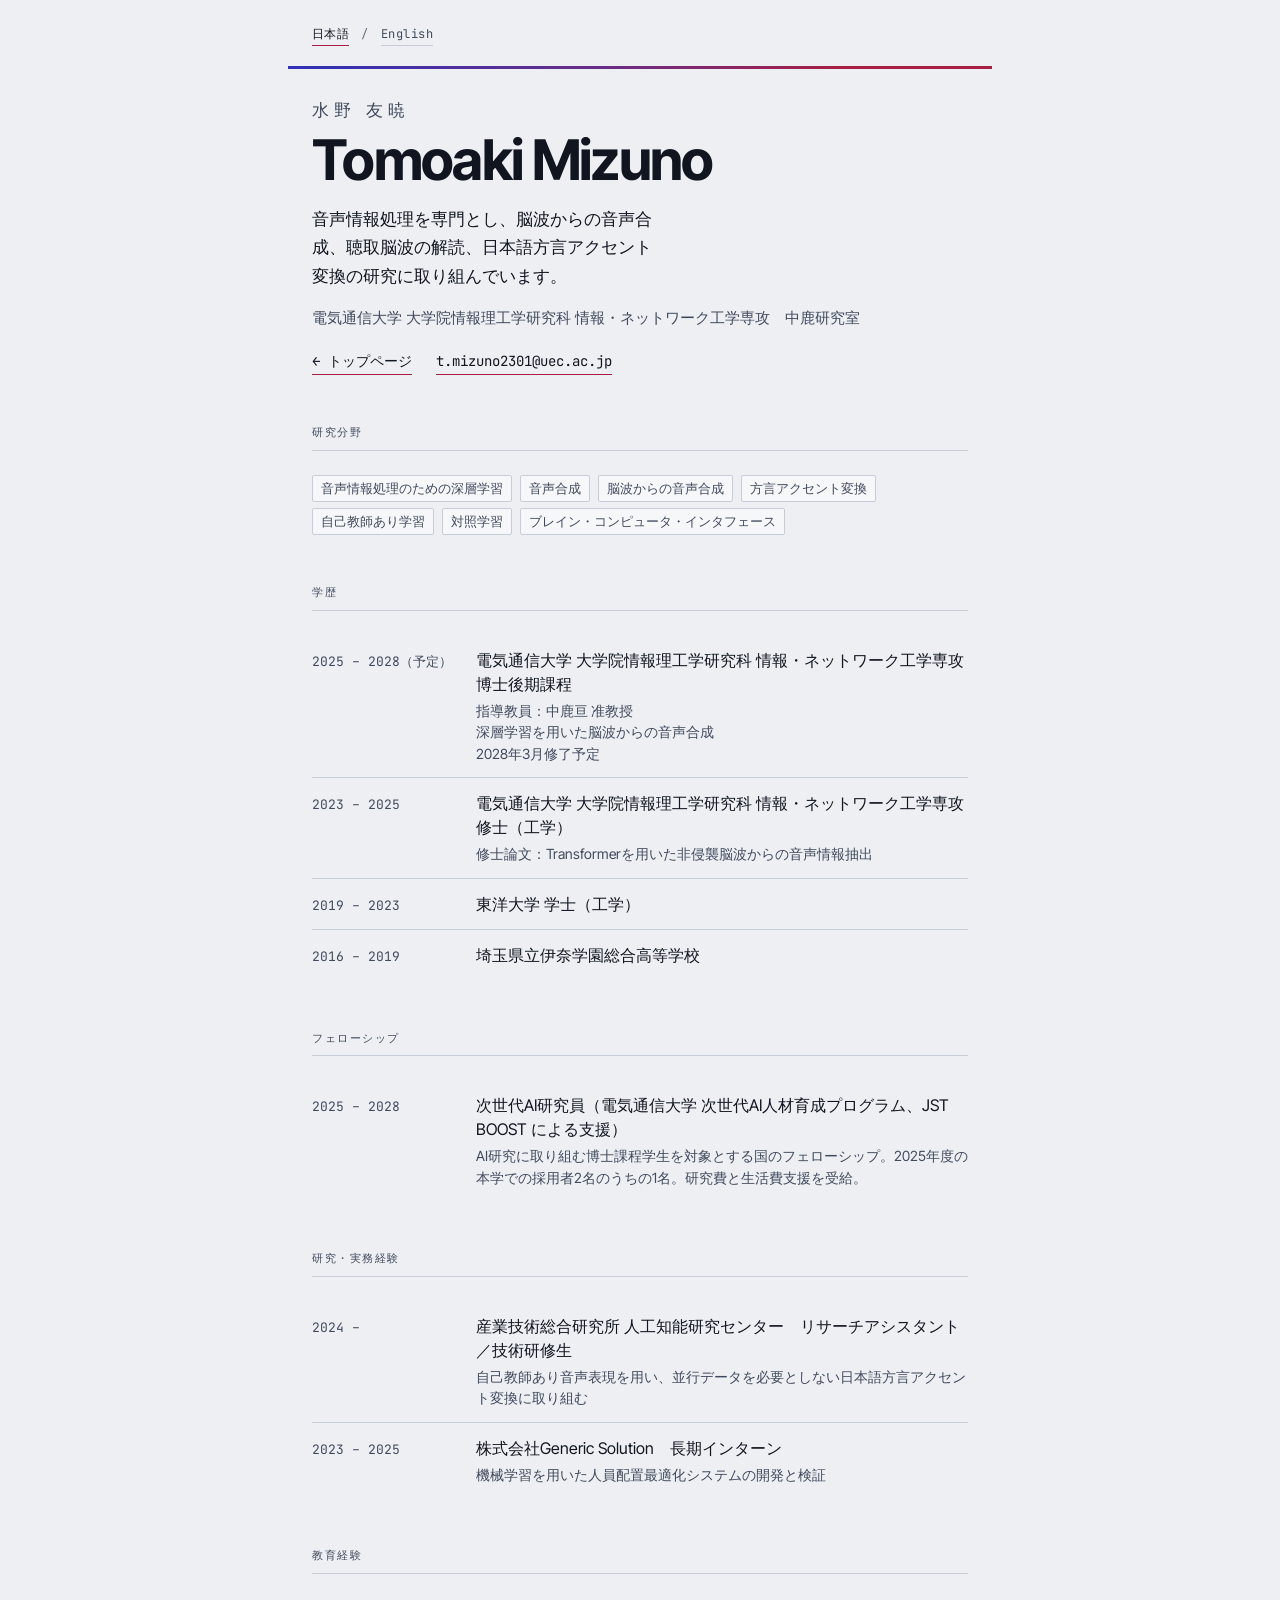
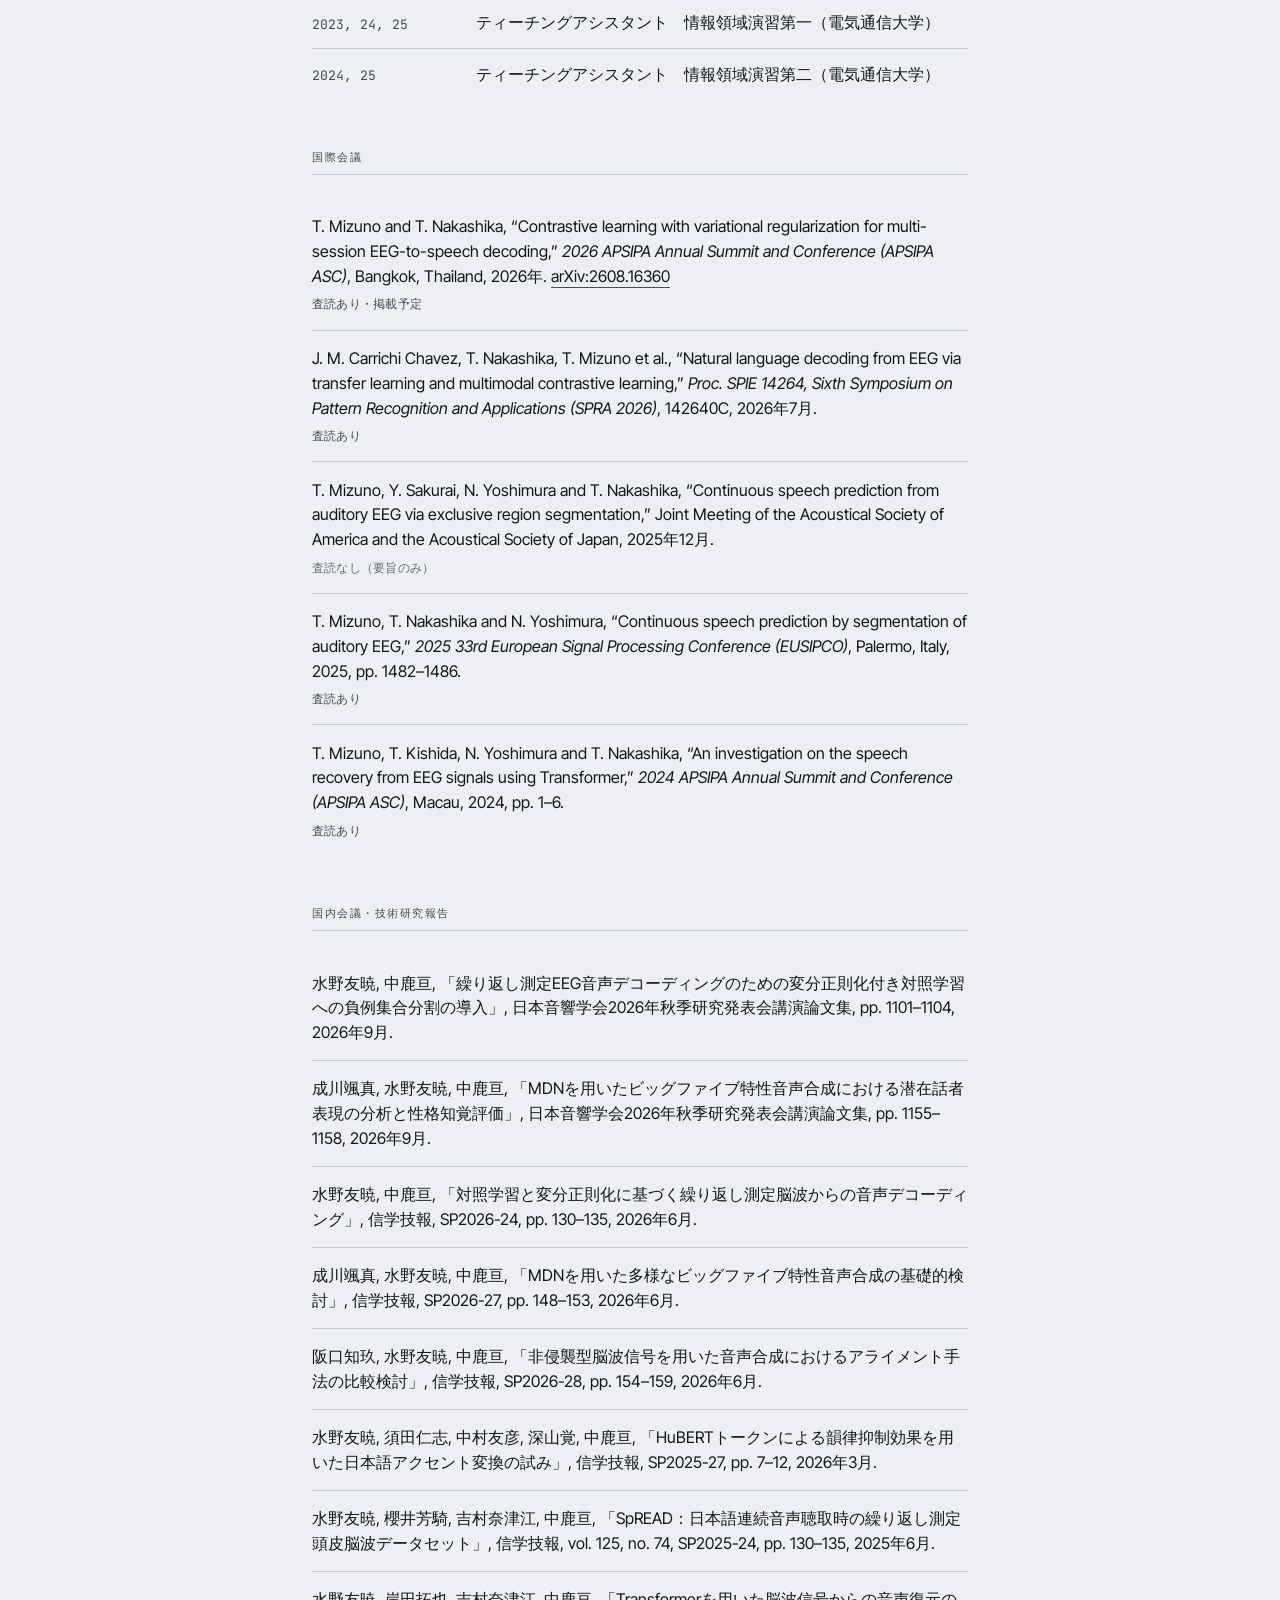
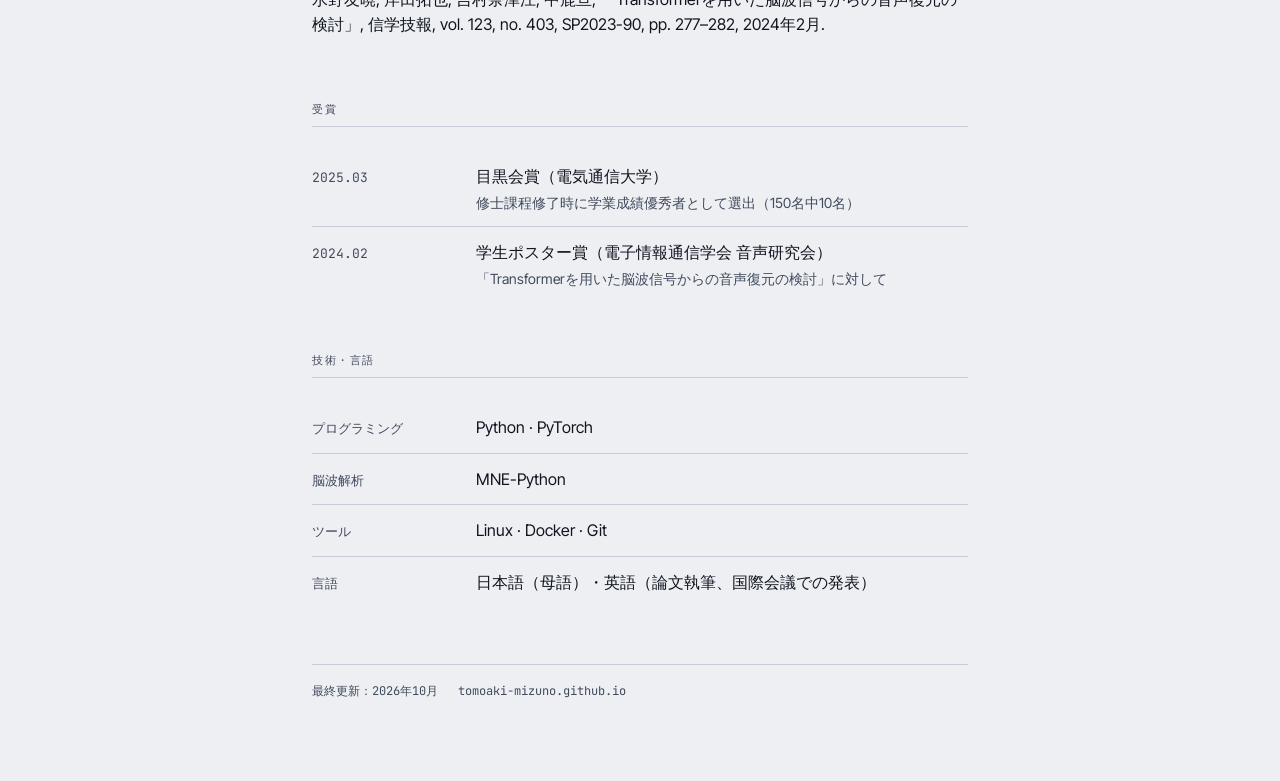
<file: cv-ja.html>
<!DOCTYPE html>
<html lang="ja">
<head>
<meta charset="utf-8">
<meta name="viewport" content="width=device-width, initial-scale=1.0">
<title>CV (Japanese) — Tomoaki Mizuno</title>
<meta name="description" content="水野友暁の履歴・業績一覧。電気通信大学 中鹿研究室 博士後期課程。">
<link rel="preconnect" href="https://fonts.googleapis.com">
<link rel="preconnect" href="https://fonts.gstatic.com" crossorigin>
<link href="https://fonts.googleapis.com/css2?family=Inter+Tight:wght@400;500;600;700&family=JetBrains+Mono:wght@400;500&display=swap" rel="stylesheet">
<link rel="stylesheet" href="style.css">
</head>
<body>
<div class="wrap">

  <nav class="lang"><span class="on">日本語</span><span class="sep">/</span><a href="cv.html">English</a></nav>
  <div class="band" aria-hidden="true"></div>

  <header>
    <div class="kanji">水野 友暁</div>
    <h1>Tomoaki Mizuno</h1>
    <p class="lede">音声情報処理を専門とし、脳波からの音声合成、聴取脳波の解読、日本語方言アクセント変換の研究に取り組んでいます。</p>
    <p class="affil">電気通信大学 大学院情報理工学研究科 情報・ネットワーク工学専攻　中鹿研究室</p>
    <div class="links">
      <a href="index.html">← トップページ</a>
      <a href="mailto:t.mizuno2301@uec.ac.jp">t.mizuno2301@uec.ac.jp</a>
    </div>
  </header>

  <section>
    <h2>研究分野</h2>
    <ul class="chips">
      <li>音声情報処理のための深層学習</li><li>音声合成</li><li>脳波からの音声合成</li><li>方言アクセント変換</li><li>自己教師あり学習</li><li>対照学習</li><li>ブレイン・コンピュータ・インタフェース</li>
    </ul>
  </section>

  <section>
    <h2>学歴</h2>
    <ul class="rows">
      <li><span class="meta">2025 – 2028（予定）</span><span class="t">電気通信大学 大学院情報理工学研究科 情報・ネットワーク工学専攻 博士後期課程<span class="sub">指導教員：中鹿亘 准教授<br>深層学習を用いた脳波からの音声合成<br>2028年3月修了予定</span></span></li>
      <li><span class="meta">2023 – 2025</span><span class="t">電気通信大学 大学院情報理工学研究科 情報・ネットワーク工学専攻 修士（工学）<span class="sub">修士論文：Transformerを用いた非侵襲脳波からの音声情報抽出</span></span></li>
      <li><span class="meta">2019 – 2023</span><span class="t">東洋大学 学士（工学）</span></li>
      <li><span class="meta">2016 – 2019</span><span class="t">埼玉県立伊奈学園総合高等学校</span></li>
    </ul>
  </section>

  <section>
    <h2>フェローシップ</h2>
    <ul class="rows">
      <li><span class="meta">2025 – 2028</span><span class="t">次世代AI研究員（電気通信大学 次世代AI人材育成プログラム、JST BOOST による支援）<span class="sub">AI研究に取り組む博士課程学生を対象とする国のフェローシップ。2025年度の本学での採用者2名のうちの1名。研究費と生活費支援を受給。</span></span></li>
    </ul>
  </section>

  <section>
    <h2>研究・実務経験</h2>
    <ul class="rows">
      <li><span class="meta">2024 –</span><span class="t">産業技術総合研究所 人工知能研究センター　リサーチアシスタント／技術研修生<span class="sub">自己教師あり音声表現を用い、並行データを必要としない日本語方言アクセント変換に取り組む</span></span></li>
      <li><span class="meta">2023 – 2025</span><span class="t">株式会社Generic Solution　長期インターン<span class="sub">機械学習を用いた人員配置最適化システムの開発と検証</span></span></li>
    </ul>
  </section>

  <section>
    <h2>教育経験</h2>
    <ul class="rows">
      <li><span class="meta">2023, 24, 25</span><span class="t">ティーチングアシスタント　情報領域演習第一（電気通信大学）</span></li>
      <li><span class="meta">2024, 25</span><span class="t">ティーチングアシスタント　情報領域演習第二（電気通信大学）</span></li>
    </ul>
  </section>

  <section>
    <h2>国際会議</h2>
    <ol class="pubs">
      <li><p class="cite">T. Mizuno and T. Nakashika, &ldquo;Contrastive learning with variational regularization for multi-session EEG-to-speech decoding,&rdquo; <em>2026 APSIPA Annual Summit and Conference (APSIPA ASC)</em>, Bangkok, Thailand, 2026年. <a href="https://arxiv.org/abs/2608.16360">arXiv:2608.16360</a></p><span class="peer">査読あり・掲載予定</span></li>
      <li><p class="cite">J. M. Carrichi Chavez, T. Nakashika, T. Mizuno et al., &ldquo;Natural language decoding from EEG via transfer learning and multimodal contrastive learning,&rdquo; <em>Proc. SPIE 14264, Sixth Symposium on Pattern Recognition and Applications (SPRA 2026)</em>, 142640C, 2026年7月.</p><span class="peer">査読あり</span></li>
      <li><p class="cite">T. Mizuno, Y. Sakurai, N. Yoshimura and T. Nakashika, &ldquo;Continuous speech prediction from auditory EEG via exclusive region segmentation,&rdquo; Joint Meeting of the Acoustical Society of America and the Acoustical Society of Japan, 2025年12月.</p><span class="peer no">査読なし（要旨のみ）</span></li>
      <li><p class="cite">T. Mizuno, T. Nakashika and N. Yoshimura, &ldquo;Continuous speech prediction by segmentation of auditory EEG,&rdquo; <em>2025 33rd European Signal Processing Conference (EUSIPCO)</em>, Palermo, Italy, 2025, pp. 1482–1486.</p><span class="peer">査読あり</span></li>
      <li><p class="cite">T. Mizuno, T. Kishida, N. Yoshimura and T. Nakashika, &ldquo;An investigation on the speech recovery from EEG signals using Transformer,&rdquo; <em>2024 APSIPA Annual Summit and Conference (APSIPA ASC)</em>, Macau, 2024, pp. 1–6.</p><span class="peer">査読あり</span></li>
    </ol>
  </section>

  <section>
    <h2>国内会議・技術研究報告</h2>
    <ol class="pubs">
      <li><p class="cite">水野友暁, 中鹿亘, 「繰り返し測定EEG音声デコーディングのための変分正則化付き対照学習への負例集合分割の導入」, 日本音響学会2026年秋季研究発表会講演論文集, pp. 1101–1104, 2026年9月.</p></li>
      <li><p class="cite">成川颯真, 水野友暁, 中鹿亘, 「MDNを用いたビッグファイブ特性音声合成における潜在話者表現の分析と性格知覚評価」, 日本音響学会2026年秋季研究発表会講演論文集, pp. 1155–1158, 2026年9月.</p></li>
      <li><p class="cite">水野友暁, 中鹿亘, 「対照学習と変分正則化に基づく繰り返し測定脳波からの音声デコーディング」, 信学技報, SP2026-24, pp. 130–135, 2026年6月.</p></li>
      <li><p class="cite">成川颯真, 水野友暁, 中鹿亘, 「MDNを用いた多様なビッグファイブ特性音声合成の基礎的検討」, 信学技報, SP2026-27, pp. 148–153, 2026年6月.</p></li>
      <li><p class="cite">阪口知玖, 水野友暁, 中鹿亘, 「非侵襲型脳波信号を用いた音声合成におけるアライメント手法の比較検討」, 信学技報, SP2026-28, pp. 154–159, 2026年6月.</p></li>
      <li><p class="cite">水野友暁, 須田仁志, 中村友彦, 深山覚, 中鹿亘, 「HuBERTトークンによる韻律抑制効果を用いた日本語アクセント変換の試み」, 信学技報, SP2025-27, pp. 7–12, 2026年3月.</p></li>
      <li><p class="cite">水野友暁, 櫻井芳騎, 吉村奈津江, 中鹿亘, 「SpREAD：日本語連続音声聴取時の繰り返し測定頭皮脳波データセット」, 信学技報, vol. 125, no. 74, SP2025-24, pp. 130–135, 2025年6月.</p></li>
      <li><p class="cite">水野友暁, 岸田拓也, 吉村奈津江, 中鹿亘, 「Transformerを用いた脳波信号からの音声復元の検討」, 信学技報, vol. 123, no. 403, SP2023-90, pp. 277–282, 2024年2月.</p></li>
    </ol>
  </section>

  <!-- ▼ 中身が決まったらこの節ごとコメントを外してください（現状は空なので非表示）
  <section>
    <h2>その他の発表</h2>
    <ol class="pubs">
      <li><p class="cite">著者, &ldquo;タイトル,&rdquo; 発表の場, 年月.</p></li>
    </ol>
  </section>
  ▲ -->

  <section>
    <h2>受賞</h2>
    <ul class="rows">
      <li><span class="meta">2025.03</span><span class="t">目黒会賞（電気通信大学）<span class="sub">修士課程修了時に学業成績優秀者として選出（150名中10名）</span></span></li>
      <li><span class="meta">2024.02</span><span class="t">学生ポスター賞（電子情報通信学会 音声研究会）<span class="sub">「Transformerを用いた脳波信号からの音声復元の検討」に対して</span></span></li>
    </ul>
  </section>

  <section>
    <h2>技術・言語</h2>
    <ul class="rows">
      <li><span class="meta">プログラミング</span><span class="t">Python · PyTorch</span></li>
      <li><span class="meta">脳波解析</span><span class="t">MNE-Python</span></li>
      <li><span class="meta">ツール</span><span class="t">Linux · Docker · Git</span></li>
      <li><span class="meta">言語</span><span class="t">日本語（母語）・英語（論文執筆、国際会議での発表）</span></li>
    </ul>
  </section>

  <footer><span>最終更新：2026年10月</span><span>tomoaki-mizuno.github.io</span></footer>
</div>
</body>
</html>
</file>
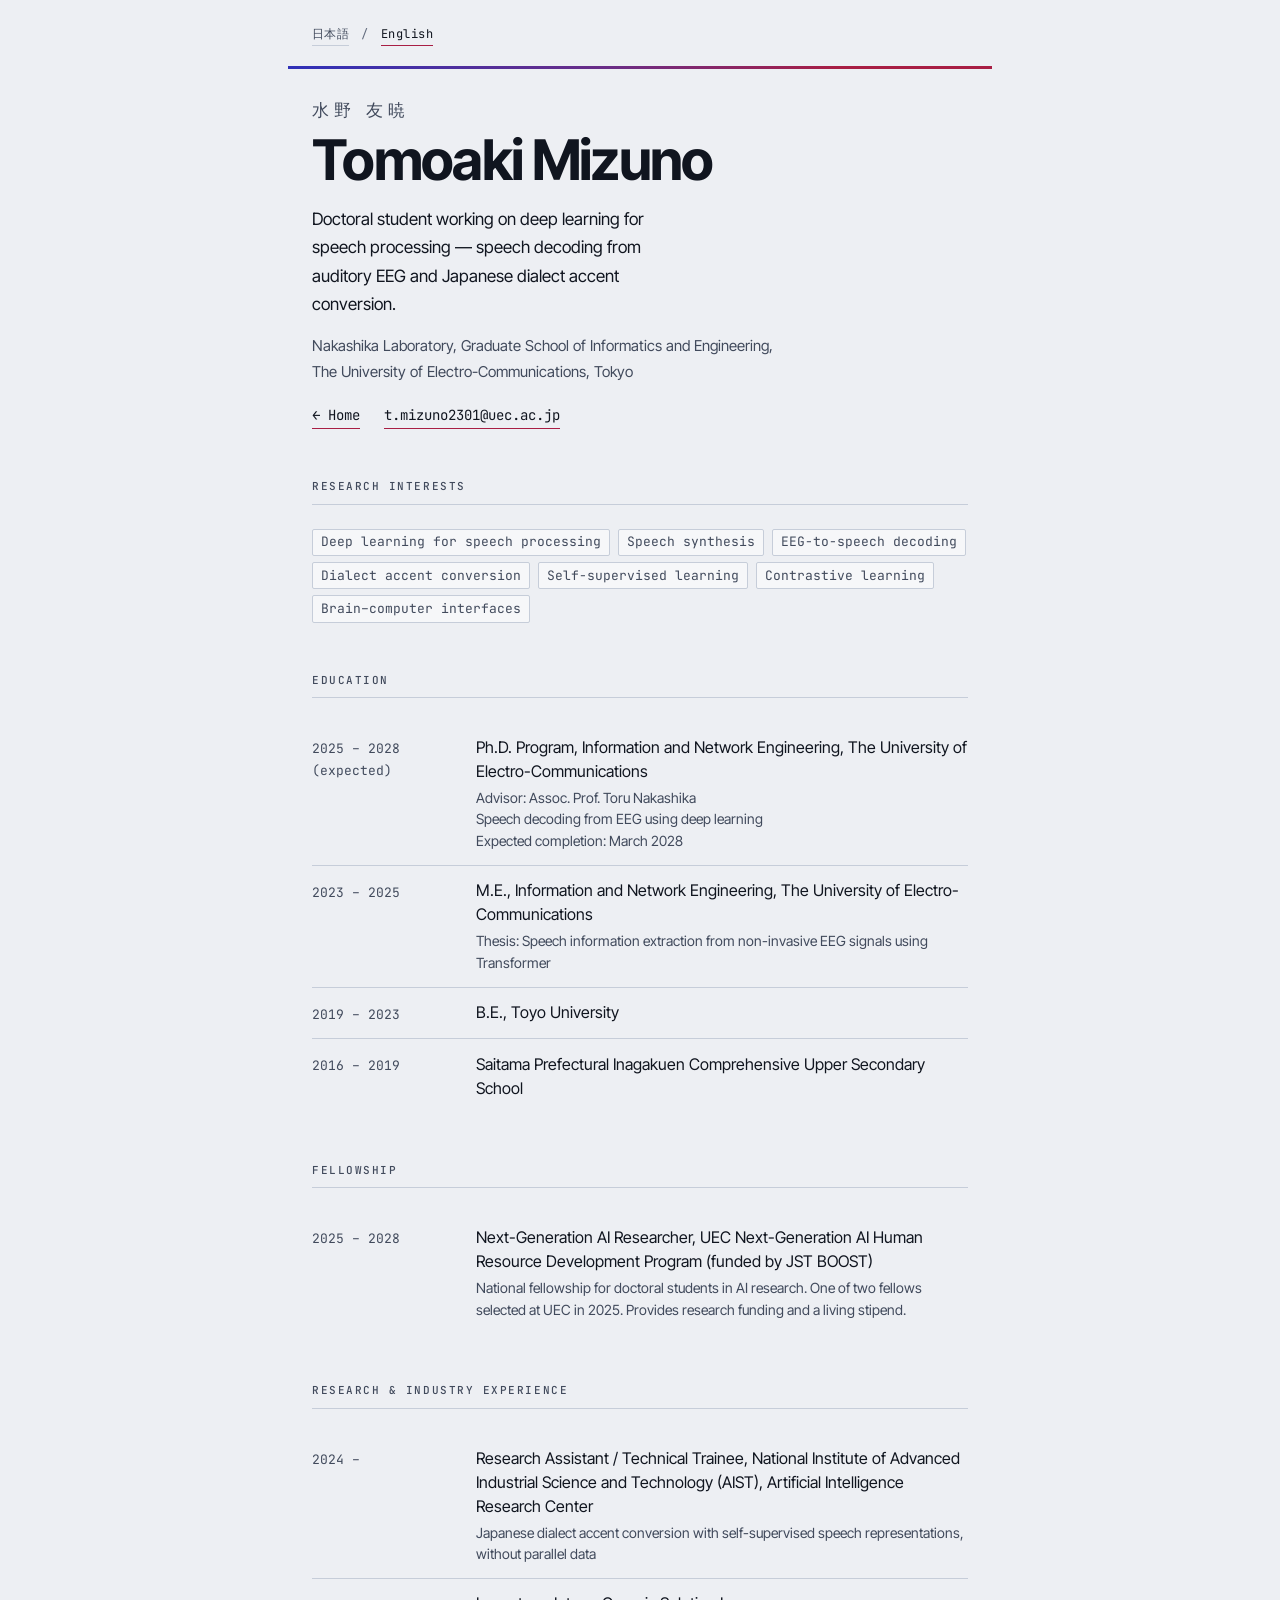
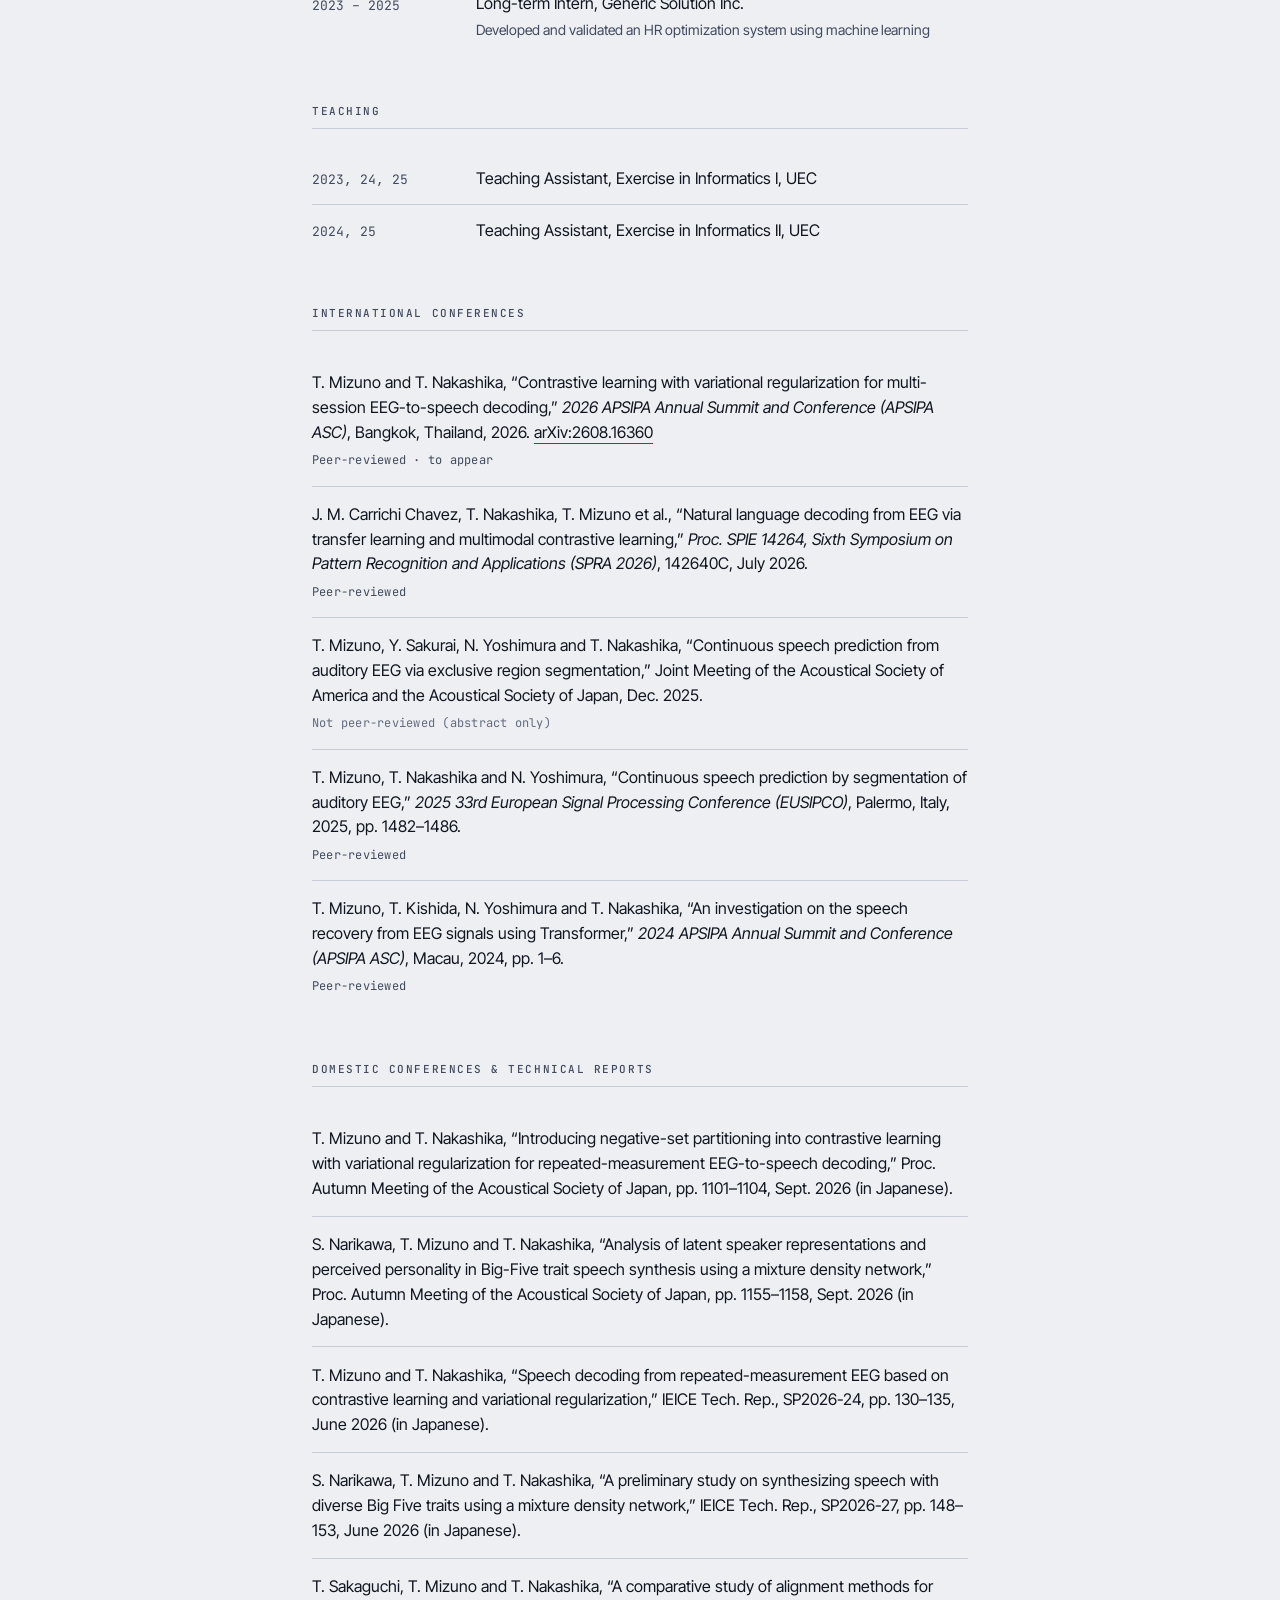
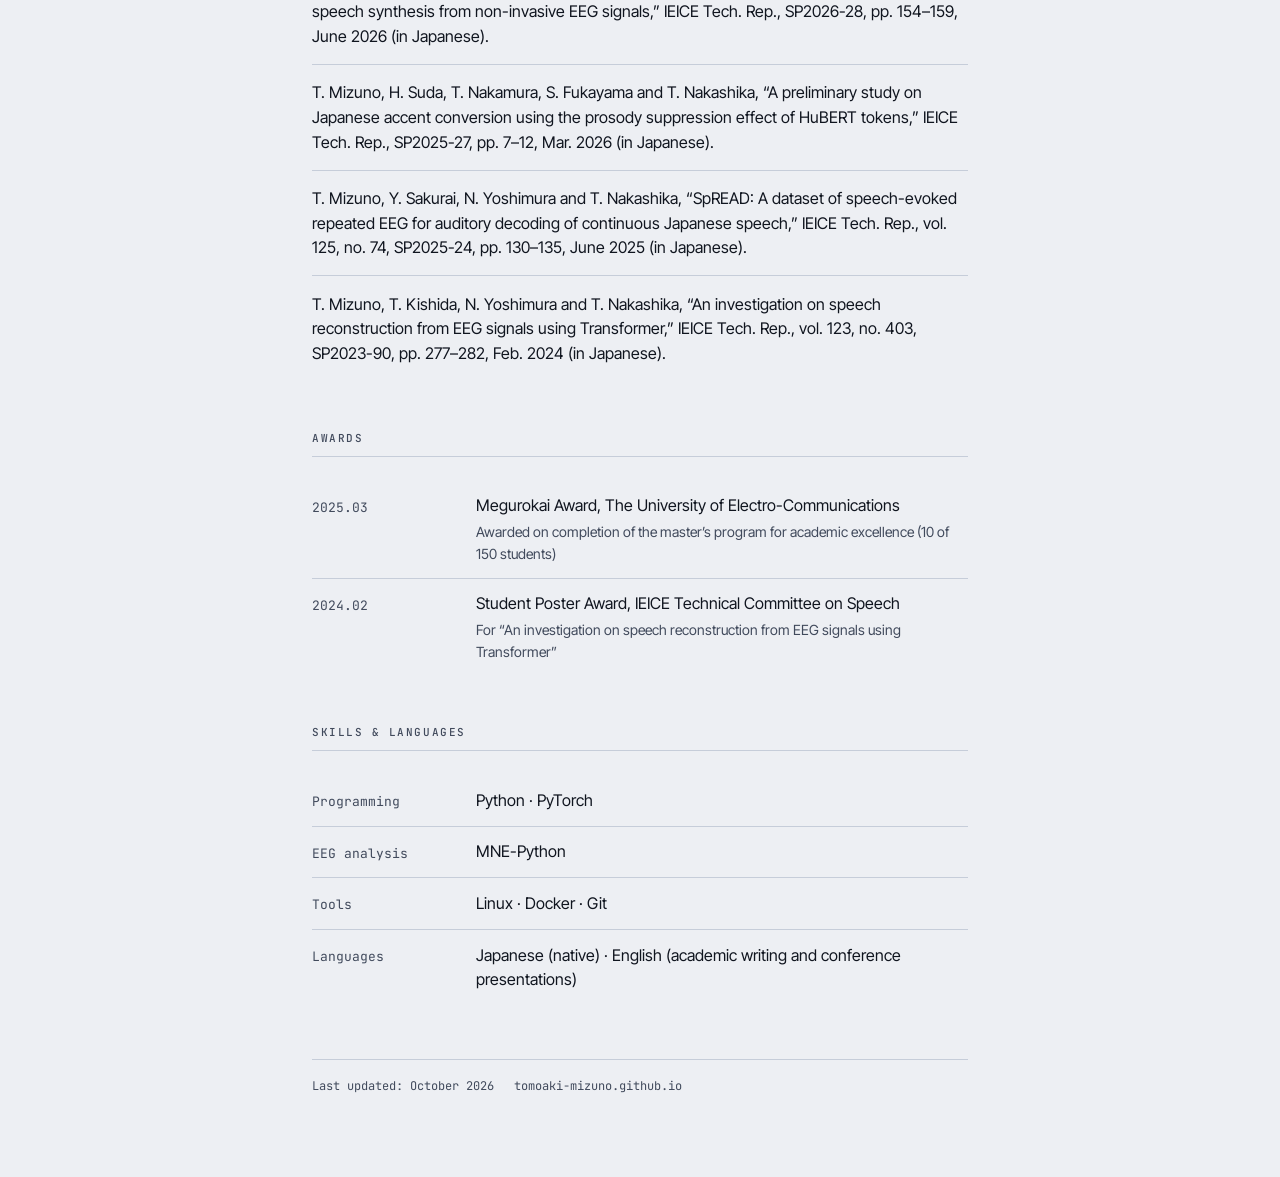
<file: cv.html>
<!DOCTYPE html>
<html lang="en">
<head>
<meta charset="utf-8">
<meta name="viewport" content="width=device-width, initial-scale=1.0">
<title>CV — Tomoaki Mizuno</title>
<meta name="description" content="Curriculum vitae of Tomoaki Mizuno, doctoral student at the University of Electro-Communications.">
<link rel="preconnect" href="https://fonts.googleapis.com">
<link rel="preconnect" href="https://fonts.gstatic.com" crossorigin>
<link href="https://fonts.googleapis.com/css2?family=Inter+Tight:wght@400;500;600;700&family=JetBrains+Mono:wght@400;500&display=swap" rel="stylesheet">
<link rel="stylesheet" href="style.css">
</head>
<body>
<div class="wrap">

  <nav class="lang"><a href="cv-ja.html">日本語</a><span class="sep">/</span><span class="on">English</span></nav>
  <div class="band" aria-hidden="true"></div>

  <header>
    <div class="kanji">水野 友暁</div>
    <h1>Tomoaki Mizuno</h1>
    <p class="lede">Doctoral student working on deep learning for speech processing — speech decoding from auditory EEG and Japanese dialect accent conversion.</p>
    <p class="affil">Nakashika Laboratory, Graduate School of Informatics and Engineering,<br>The University of Electro-Communications, Tokyo</p>
    <div class="links">
      <a href="index.html">← Home</a>
      <a href="mailto:t.mizuno2301@uec.ac.jp">t.mizuno2301@uec.ac.jp</a>
    </div>
  </header>

  <section>
    <h2>Research interests</h2>
    <ul class="chips">
      <li>Deep learning for speech processing</li><li>Speech synthesis</li><li>EEG-to-speech decoding</li><li>Dialect accent conversion</li><li>Self-supervised learning</li><li>Contrastive learning</li><li>Brain–computer interfaces</li>
    </ul>
  </section>

  <section>
    <h2>Education</h2>
    <ul class="rows">
      <li><span class="meta">2025 – 2028 (expected)</span><span class="t">Ph.D. Program, Information and Network Engineering, The University of Electro-Communications<span class="sub">Advisor: Assoc. Prof. Toru Nakashika<br>Speech decoding from EEG using deep learning<br>Expected completion: March 2028</span></span></li>
      <li><span class="meta">2023 – 2025</span><span class="t">M.E., Information and Network Engineering, The University of Electro-Communications<span class="sub">Thesis: Speech information extraction from non-invasive EEG signals using Transformer</span></span></li>
      <li><span class="meta">2019 – 2023</span><span class="t">B.E., Toyo University</span></li>
      <li><span class="meta">2016 – 2019</span><span class="t">Saitama Prefectural Inagakuen Comprehensive Upper Secondary School</span></li>
    </ul>
  </section>

  <section>
    <h2>Fellowship</h2>
    <ul class="rows">
      <li><span class="meta">2025 – 2028</span><span class="t">Next-Generation AI Researcher, UEC Next-Generation AI Human Resource Development Program (funded by JST BOOST)<span class="sub">National fellowship for doctoral students in AI research. One of two fellows selected at UEC in 2025. Provides research funding and a living stipend.</span></span></li>
    </ul>
  </section>

  <section>
    <h2>Research &amp; industry experience</h2>
    <ul class="rows">
      <li><span class="meta">2024 –</span><span class="t">Research Assistant / Technical Trainee, National Institute of Advanced Industrial Science and Technology (AIST), Artificial Intelligence Research Center<span class="sub">Japanese dialect accent conversion with self-supervised speech representations, without parallel data</span></span></li>
      <li><span class="meta">2023 – 2025</span><span class="t">Long-term Intern, Generic Solution Inc.<span class="sub">Developed and validated an HR optimization system using machine learning</span></span></li>
    </ul>
  </section>

  <section>
    <h2>Teaching</h2>
    <ul class="rows">
      <li><span class="meta">2023, 24, 25</span><span class="t">Teaching Assistant, Exercise in Informatics I, UEC</span></li>
      <li><span class="meta">2024, 25</span><span class="t">Teaching Assistant, Exercise in Informatics II, UEC</span></li>
    </ul>
  </section>

  <section>
    <h2>International conferences</h2>
    <ol class="pubs">
      <li><p class="cite">T. Mizuno and T. Nakashika, &ldquo;Contrastive learning with variational regularization for multi-session EEG-to-speech decoding,&rdquo; <em>2026 APSIPA Annual Summit and Conference (APSIPA ASC)</em>, Bangkok, Thailand, 2026. <a href="https://arxiv.org/abs/2608.16360">arXiv:2608.16360</a></p><span class="peer">Peer-reviewed &middot; to appear</span></li>
      <li><p class="cite">J. M. Carrichi Chavez, T. Nakashika, T. Mizuno et al., &ldquo;Natural language decoding from EEG via transfer learning and multimodal contrastive learning,&rdquo; <em>Proc. SPIE 14264, Sixth Symposium on Pattern Recognition and Applications (SPRA 2026)</em>, 142640C, July 2026.</p><span class="peer">Peer-reviewed</span></li>
      <li><p class="cite">T. Mizuno, Y. Sakurai, N. Yoshimura and T. Nakashika, &ldquo;Continuous speech prediction from auditory EEG via exclusive region segmentation,&rdquo; Joint Meeting of the Acoustical Society of America and the Acoustical Society of Japan, Dec. 2025.</p><span class="peer no">Not peer-reviewed (abstract only)</span></li>
      <li><p class="cite">T. Mizuno, T. Nakashika and N. Yoshimura, &ldquo;Continuous speech prediction by segmentation of auditory EEG,&rdquo; <em>2025 33rd European Signal Processing Conference (EUSIPCO)</em>, Palermo, Italy, 2025, pp. 1482&ndash;1486.</p><span class="peer">Peer-reviewed</span></li>
      <li><p class="cite">T. Mizuno, T. Kishida, N. Yoshimura and T. Nakashika, &ldquo;An investigation on the speech recovery from EEG signals using Transformer,&rdquo; <em>2024 APSIPA Annual Summit and Conference (APSIPA ASC)</em>, Macau, 2024, pp. 1&ndash;6.</p><span class="peer">Peer-reviewed</span></li>
    </ol>
  </section>

  <section>
    <h2>Domestic conferences &amp; technical reports</h2>
    <ol class="pubs">
      <li><p class="cite">T. Mizuno and T. Nakashika, &ldquo;Introducing negative-set partitioning into contrastive learning with variational regularization for repeated-measurement EEG-to-speech decoding,&rdquo; Proc. Autumn Meeting of the Acoustical Society of Japan, pp. 1101&ndash;1104, Sept. 2026 (in Japanese).</p></li>
      <li><p class="cite">S. Narikawa, T. Mizuno and T. Nakashika, &ldquo;Analysis of latent speaker representations and perceived personality in Big-Five trait speech synthesis using a mixture density network,&rdquo; Proc. Autumn Meeting of the Acoustical Society of Japan, pp. 1155&ndash;1158, Sept. 2026 (in Japanese).</p></li>
      <li><p class="cite">T. Mizuno and T. Nakashika, &ldquo;Speech decoding from repeated-measurement EEG based on contrastive learning and variational regularization,&rdquo; IEICE Tech. Rep., SP2026-24, pp. 130&ndash;135, June 2026 (in Japanese).</p></li>
      <li><p class="cite">S. Narikawa, T. Mizuno and T. Nakashika, &ldquo;A preliminary study on synthesizing speech with diverse Big Five traits using a mixture density network,&rdquo; IEICE Tech. Rep., SP2026-27, pp. 148&ndash;153, June 2026 (in Japanese).</p></li>
      <li><p class="cite">T. Sakaguchi, T. Mizuno and T. Nakashika, &ldquo;A comparative study of alignment methods for speech synthesis from non-invasive EEG signals,&rdquo; IEICE Tech. Rep., SP2026-28, pp. 154&ndash;159, June 2026 (in Japanese).</p></li>
      <li><p class="cite">T. Mizuno, H. Suda, T. Nakamura, S. Fukayama and T. Nakashika, &ldquo;A preliminary study on Japanese accent conversion using the prosody suppression effect of HuBERT tokens,&rdquo; IEICE Tech. Rep., SP2025-27, pp. 7&ndash;12, Mar. 2026 (in Japanese).</p></li>
      <li><p class="cite">T. Mizuno, Y. Sakurai, N. Yoshimura and T. Nakashika, &ldquo;SpREAD: A dataset of speech-evoked repeated EEG for auditory decoding of continuous Japanese speech,&rdquo; IEICE Tech. Rep., vol. 125, no. 74, SP2025-24, pp. 130&ndash;135, June 2025 (in Japanese).</p></li>
      <li><p class="cite">T. Mizuno, T. Kishida, N. Yoshimura and T. Nakashika, &ldquo;An investigation on speech reconstruction from EEG signals using Transformer,&rdquo; IEICE Tech. Rep., vol. 123, no. 403, SP2023-90, pp. 277&ndash;282, Feb. 2024 (in Japanese).</p></li>
    </ol>
  </section>

  <!-- ▼ 中身が決まったらこの節ごとコメントを外してください（現状は空なので非表示）
  <section>
    <h2>Other presentations</h2>
    <ol class="pubs">
      <li><p class="cite">著者, &ldquo;タイトル,&rdquo; 発表の場, 年月.</p></li>
    </ol>
  </section>
  ▲ -->

  <section>
    <h2>Awards</h2>
    <ul class="rows">
      <li><span class="meta">2025.03</span><span class="t">Megurokai Award, The University of Electro-Communications<span class="sub">Awarded on completion of the master&rsquo;s program for academic excellence (10 of 150 students)</span></span></li>
      <li><span class="meta">2024.02</span><span class="t">Student Poster Award, IEICE Technical Committee on Speech<span class="sub">For &ldquo;An investigation on speech reconstruction from EEG signals using Transformer&rdquo;</span></span></li>
    </ul>
  </section>

  <section>
    <h2>Skills &amp; languages</h2>
    <ul class="rows">
      <li><span class="meta">Programming</span><span class="t">Python · PyTorch</span></li>
      <li><span class="meta">EEG analysis</span><span class="t">MNE-Python</span></li>
      <li><span class="meta">Tools</span><span class="t">Linux · Docker · Git</span></li>
      <li><span class="meta">Languages</span><span class="t">Japanese (native) · English (academic writing and conference presentations)</span></li>
    </ul>
  </section>

  <footer><span>Last updated: October 2026</span><span>tomoaki-mizuno.github.io</span></footer>
</div>
</body>
</html>
</file>
<file: style.css>
/* ── tokens ───────────────────────────────────────── */
:root {
  --paper:  #edeff3;
  --grid:   #dde2ea;
  --ink:    #10151f;
  --muted:  #414a5c;   /* 本文の副次テキスト。以前より濃く */
  --faint:  #626b7d;
  --hair:   #c6cdd9;
  --eeg:    #2f31b8;
  --voice:  #a81e44;
  --measure: 44rem;
}
* { margin: 0; padding: 0; box-sizing: border-box; }
html { -webkit-text-size-adjust: 100%; }
body {
  background: var(--paper);
  color: var(--ink);
  font-family: "Inter Tight", "Hiragino Kaku Gothic ProN", "Yu Gothic", "Noto Sans JP", sans-serif;
  line-height: 1.68;
  -webkit-font-smoothing: antialiased;
}
.wrap { max-width: var(--measure); margin: 0 auto; padding: 0 1.5rem 5rem; }

/* ── links ────────────────────────────────────────── */
a { color: var(--ink); text-decoration: none; border-bottom: 1px solid var(--voice); padding-bottom: 1px; }
a:hover { color: var(--voice); }
a:focus-visible { outline: 2px solid var(--eeg); outline-offset: 3px; border-radius: 2px; }

/* ── language switch ──────────────────────────────── */
.lang {
  display: flex; gap: .75rem; align-items: baseline;
  font-family: "JetBrains Mono", monospace; font-size: .75rem;
  letter-spacing: .04em; padding-top: 1.5rem;
}
.lang a { border-bottom-color: var(--hair); color: var(--muted); }
.lang a:hover { color: var(--voice); border-bottom-color: var(--voice); }
.lang .on { color: var(--ink); border-bottom: 1px solid var(--voice); padding-bottom: 1px; }
.lang .sep { color: var(--faint); }

/* ── signature trace (top page) ───────────────────── */
.trace { position: relative; margin: 0 -1.5rem; padding: 2rem 1.5rem 0; }
/* 方眼だけを下方向にフェードさせる。波形と凡例はフェードの対象外 */
.trace::before {
  content: ""; position: absolute; inset: 0; pointer-events: none;
  background-image:
    linear-gradient(to right, var(--grid) 1px, transparent 1px),
    linear-gradient(to bottom, var(--grid) 1px, transparent 1px);
  background-size: 2rem 2rem; background-position: center;
  -webkit-mask-image: linear-gradient(to bottom, transparent 4%, rgba(0,0,0,.35) 20%, #000 38%, #000 92%, transparent 100%);
  mask-image: linear-gradient(to bottom, transparent 4%, rgba(0,0,0,.35) 20%, #000 38%, #000 92%, transparent 100%);
}
.trace svg, .trace .axis { position: relative; }
.trace svg { display: block; width: 100%; height: auto; overflow: visible; }
.sig {
  fill: none; stroke: url(#grad); stroke-width: 1.8;
  stroke-linecap: round; stroke-linejoin: round;
  stroke-dasharray: 4400; stroke-dashoffset: 4400;
  animation: draw 2.4s cubic-bezier(.16,.9,.3,1) forwards;
}
.sig-ch {
  fill: none; stroke: url(#grad); stroke-width: 1.8; stroke-linecap: round;
  opacity: .72;
  stroke-dasharray: 900; stroke-dashoffset: 900;
  animation: draw 1.3s cubic-bezier(.16,.9,.3,1) .05s forwards;
}
.sig-ch.mid { opacity: 1; stroke-width: 2; }
.sig-ch:nth-of-type(2) { animation-delay: .13s; }
.sig-ch:nth-of-type(3) { animation-delay: .26s; }
.node .edges { stroke: #6b2d86; stroke-width: 1.4; opacity: .34; }
.node .box { fill: none; stroke: #6b2d86; stroke-width: 1.6; opacity: .42; }
.sig { animation-delay: 1.75s; animation-duration: 1.5s; }
@keyframes draw { to { stroke-dashoffset: 0; } }
@keyframes nodein { from { opacity: 0; transform: scale(.7); } to { opacity: 1; transform: scale(1); } }
.node { transform-origin: 500px 90px; animation: nodein .5s cubic-bezier(.2,.8,.3,1) 1.35s both; }
.axis {
  display: flex; justify-content: space-between; align-items: center;
  margin: 0 0 .9rem;
  font-family: "JetBrains Mono", monospace; font-size: 2rem; font-weight: 500;
  letter-spacing: .06em; text-transform: uppercase; line-height: 1;
}
.axis .l, .axis .r { display: inline-flex; align-items: center; gap: .6rem; }
.axis svg { width: 2.6rem; height: 2.6rem; flex: none; }
.axis .l { color: var(--eeg); }
.axis .r { color: var(--voice); }

/* ── thin band (cv pages) ─────────────────────────── */
.band { height: 3px; margin: 1.25rem -1.5rem 0;
        background: linear-gradient(to right, var(--eeg), #6b2d86 46%, var(--voice) 78%); }

/* ── header ───────────────────────────────────────── */
header { padding-top: 1.75rem; }
.kanji {
  font-size: 1.0625rem; letter-spacing: .3em; color: var(--muted);
  font-family: "Hiragino Kaku Gothic ProN", "Yu Gothic", "Noto Sans JP", sans-serif;
}
h1 {
  font-weight: 700; font-size: clamp(2.3rem, 8.5vw, 3.5rem);
  line-height: 1.04; letter-spacing: -.03em; margin: .3rem 0 1rem;
}
.lede { font-size: 1.0625rem; max-width: 34ch; }
.lede-en { margin-top: .6rem; color: var(--muted); font-size: .9375rem; max-width: 42ch; }
.affil { margin-top: .9rem; color: var(--muted); font-size: .9375rem; }

/* ── sections ─────────────────────────────────────── */
section { margin-top: 3rem; }
h2 {
  font-family: "JetBrains Mono", monospace; font-size: .6875rem; font-weight: 500;
  letter-spacing: .14em; text-transform: uppercase; color: var(--muted);
  padding-bottom: .5rem; border-bottom: 1px solid var(--hair); margin-bottom: 1.5rem;
}

/* research topics */
.topic { display: grid; grid-template-columns: .75rem 1fr; gap: 0 1rem; margin-bottom: 2rem; }
.topic:last-child { margin-bottom: 0; }
.dot { width: .5rem; height: .5rem; margin-top: .65rem; border-radius: 1px; }
.dot.eeg { background: var(--eeg); }
.dot.voice { background: var(--voice); }
.topic h3 { font-weight: 600; font-size: 1.1875rem; letter-spacing: -.015em; line-height: 1.35; }
.topic .en {
  font-family: "JetBrains Mono", monospace; font-size: .75rem; font-weight: 400;
  letter-spacing: 0; color: var(--voice); display: block; margin-top: .2rem;
}
.topic h3 .en.cool { color: var(--eeg); }
.topic p { margin-top: .55rem; color: var(--ink); }
.topic p.en-text { margin-top: .8rem; color: var(--muted); font-size: .9375rem; }

/* entry lists */
ul, ol { list-style: none; }
.rows > li { display: grid; grid-template-columns: 9rem 1fr; gap: 0 1.25rem;
             padding: .8rem 0; border-bottom: 1px solid var(--hair); }
.rows > li:last-child { border-bottom: 0; }
.meta { font-family: "JetBrains Mono", monospace; font-size: .8125rem;
        color: var(--muted); padding-top: .2rem; }
.rows .t { line-height: 1.5; }

/* 説明行（論文以外の各項目に付く注記） */
.rows .sub { display: block; color: var(--muted); font-size: .875rem; margin-top: .25rem; line-height: 1.55; }

/* 国際会議の査読の有無 */
.pubs .peer { display: block; margin-top: .35rem;
              font-family: "JetBrains Mono", monospace; font-size: .75rem;
              letter-spacing: .02em; color: var(--muted); }
.pubs .peer.no { color: var(--faint); }

/* publications */
.pubs > li { padding: .95rem 0; border-bottom: 1px solid var(--hair); }
.pubs > li:last-child { border-bottom: 0; }
.pubs .cite { line-height: 1.55; }

/* inline chip list */
.chips { display: flex; flex-wrap: wrap; gap: .4rem .5rem; }
.chips li { font-family: "JetBrains Mono", monospace; font-size: .8125rem;
            color: var(--muted); border: 1px solid var(--hair); border-radius: 2px;
            padding: .1rem .5rem; background: rgba(255,255,255,.55); }

.links { display: flex; flex-wrap: wrap; gap: .55rem 1.5rem; margin-top: 1.25rem; }
.links a { font-family: "JetBrains Mono", monospace; font-size: .875rem; }

footer { margin-top: 3.5rem; padding-top: 1rem; border-top: 1px solid var(--hair);
         font-family: "JetBrains Mono", monospace; font-size: .75rem; color: var(--muted);
         display: flex; flex-wrap: wrap; gap: .4rem 1.25rem; }

@media (max-width: 32rem) {
  .rows > li { grid-template-columns: 1fr; gap: .15rem; }
  .axis { font-size: 1.05rem; margin-bottom: .6rem; }
  .axis svg { width: 1.5rem; height: 1.5rem; }
  .axis .l, .axis .r { gap: .4rem; }
}
@media (prefers-reduced-motion: reduce) {
  .sig, .sig-ch { animation: none; stroke-dashoffset: 0; }
  .node { animation: none; opacity: 1; }
}
</file>
